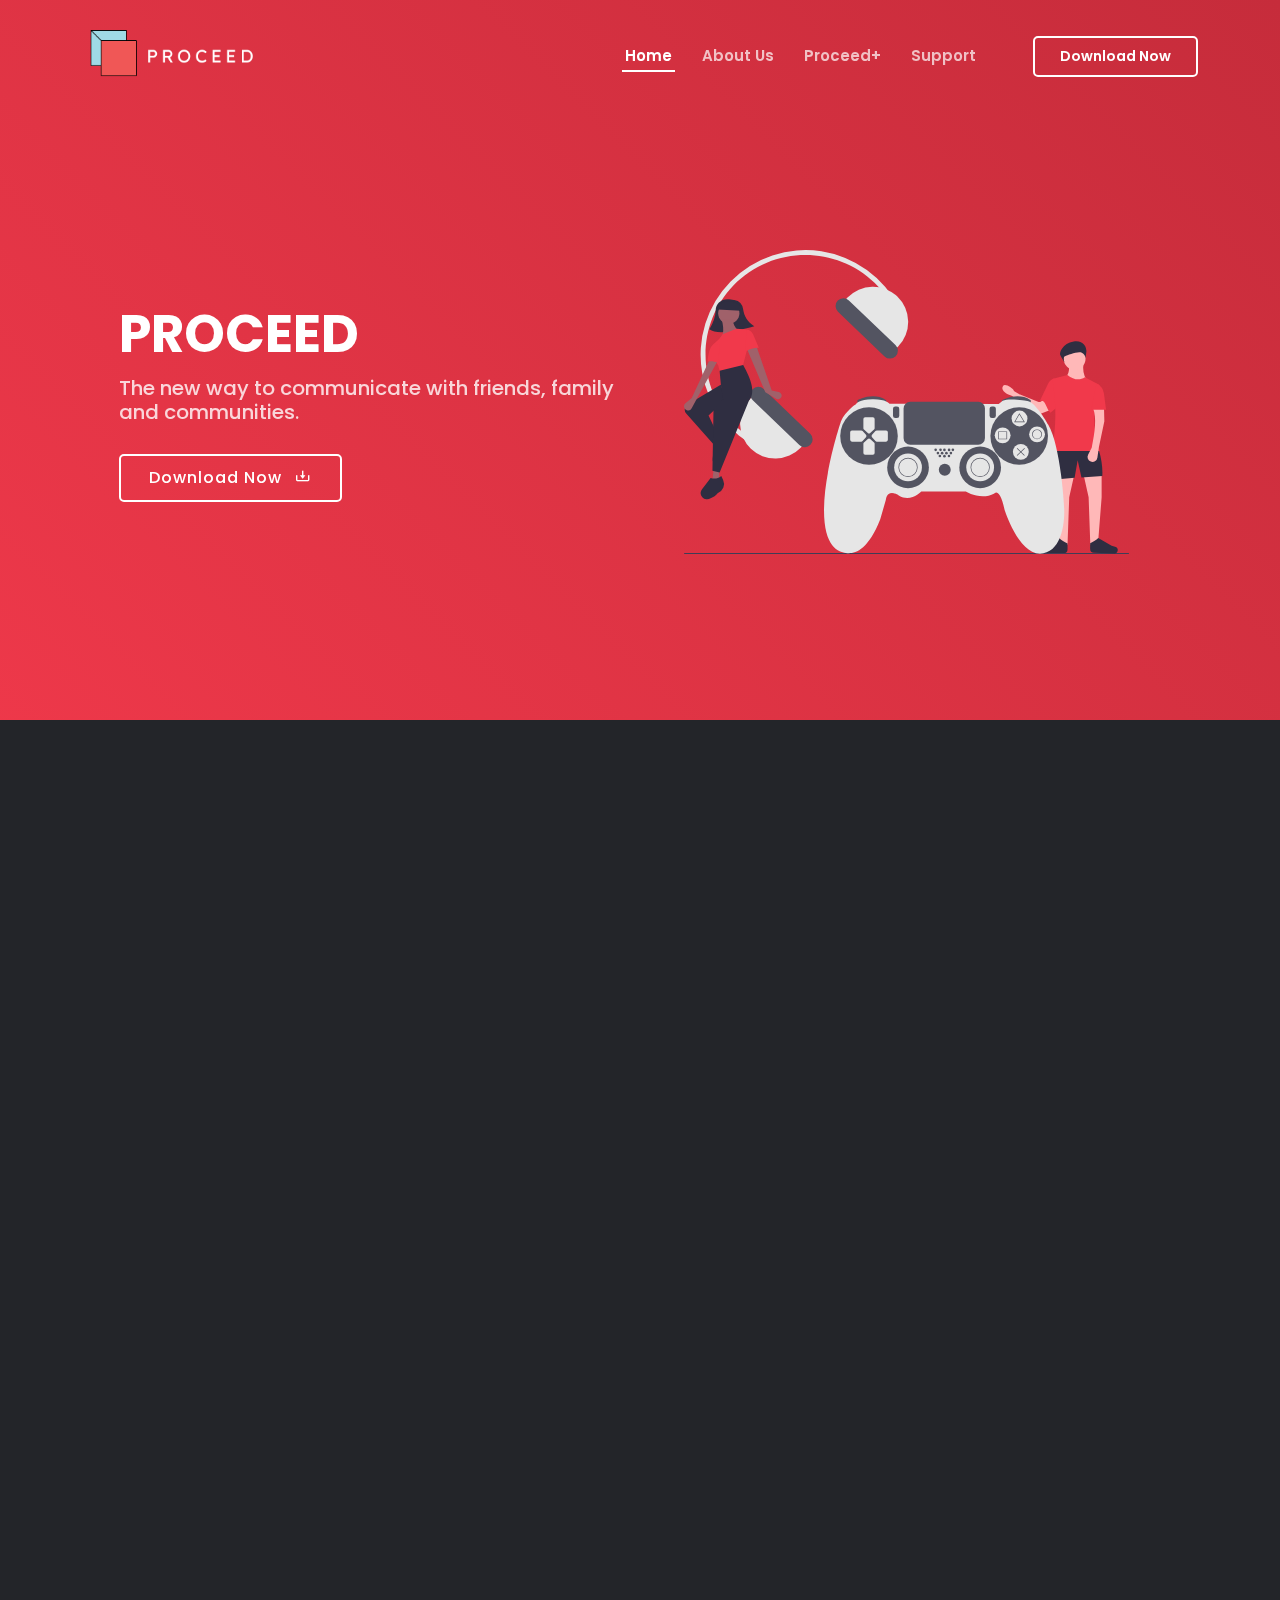
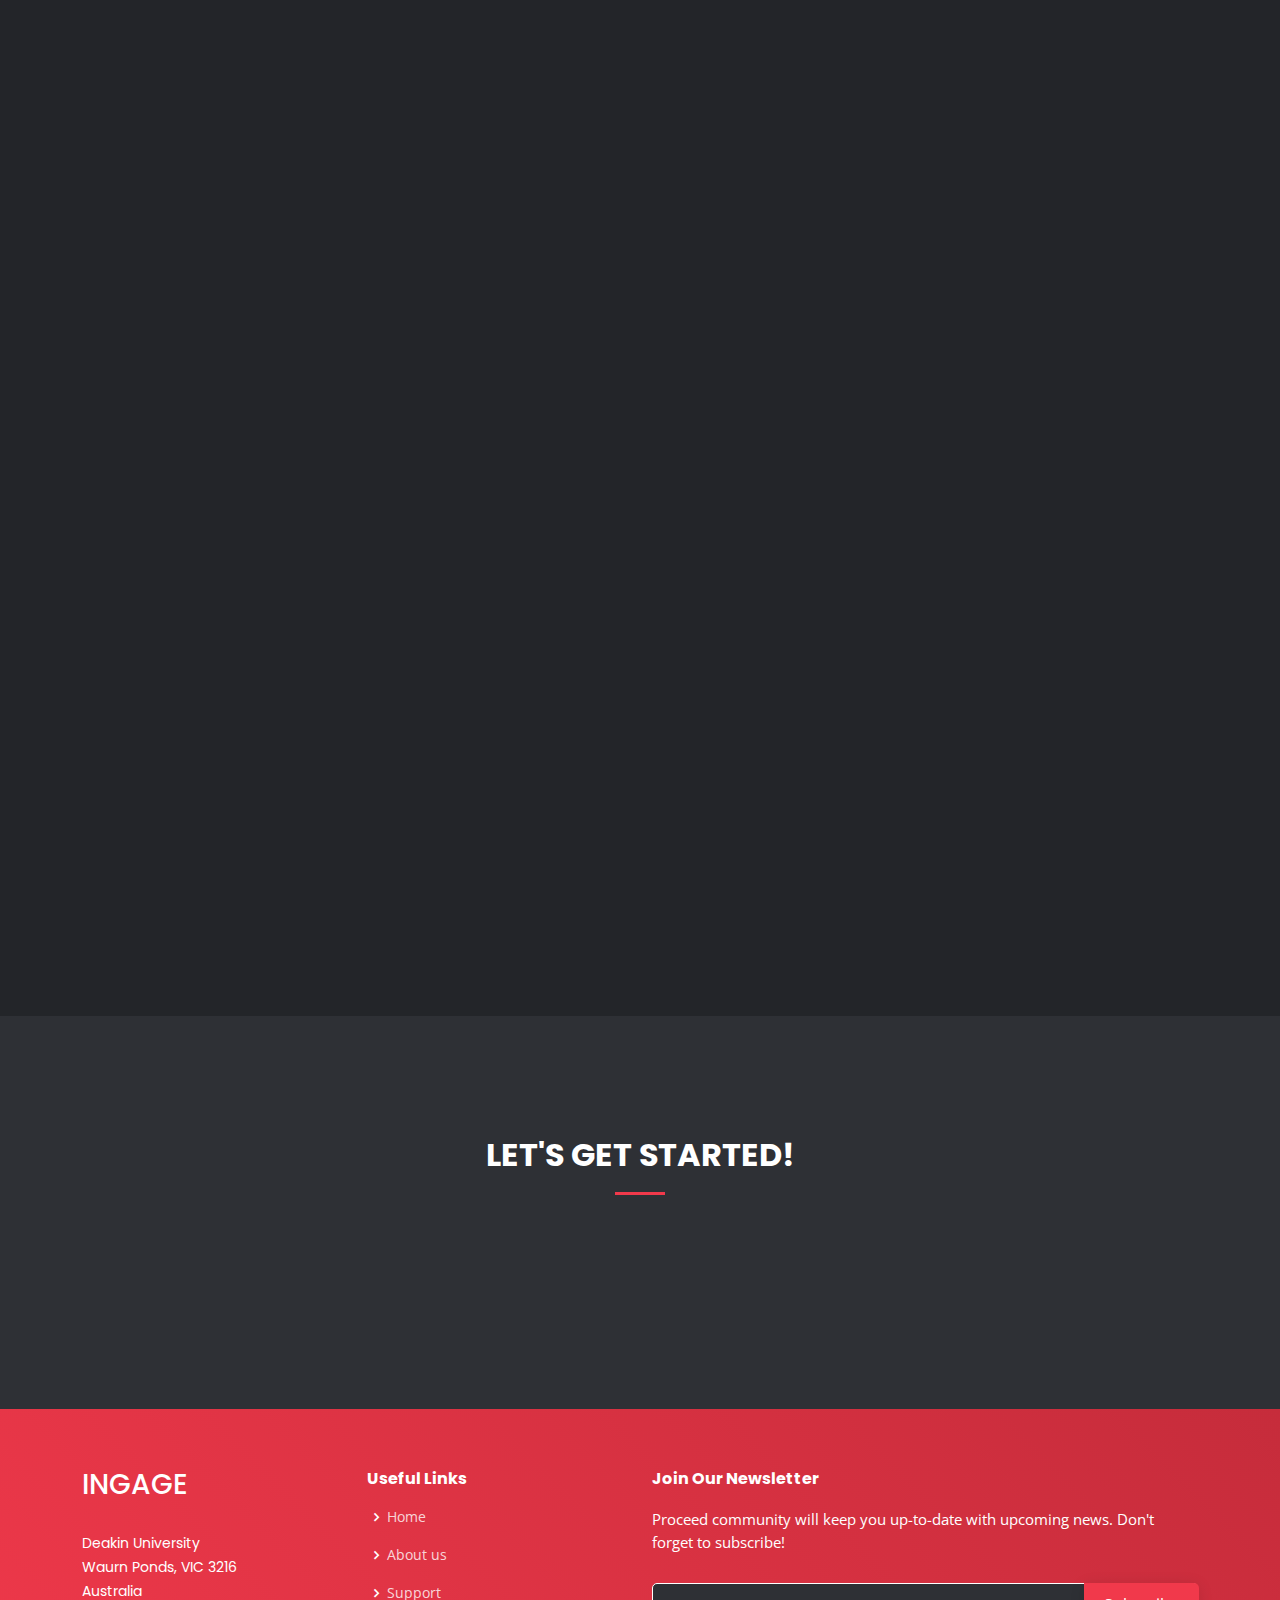
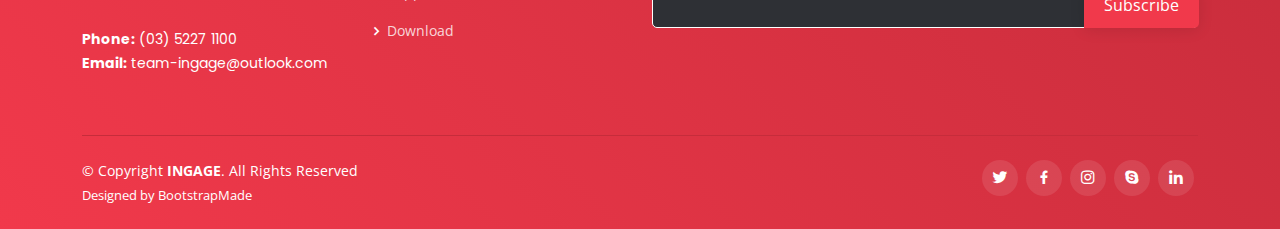
<file: index.html>
<!DOCTYPE html>
<html lang="en">

<head>
  <meta charset="utf-8">
  <meta content="width=device-width, initial-scale=1.0" name="viewport">

  <title>INGAGE</title>
  <meta content="" name="description">
  <meta content="" name="keywords">

  <!-- Favicons -->
  <link href="assets/img/favicon.png" rel="icon">
  <link href="assets/img/apple-touch-icon.png" rel="apple-touch-icon">

  <!-- Google Fonts -->
  <link href="https://fonts.googleapis.com/css?family=Open+Sans:300,300i,400,400i,600,600i,700,700i|Poppins:300,300i,400,400i,500,500i,600,600i,700,700i" rel="stylesheet">

  <!-- Vendor CSS Files -->
  <link href="assets/vendor/aos/aos.css" rel="stylesheet">
  <link href="assets/vendor/bootstrap/css/bootstrap.min.css" rel="stylesheet">
  <link href="assets/vendor/bootstrap-icons/bootstrap-icons.css" rel="stylesheet">
  <link href="assets/vendor/boxicons/css/boxicons.min.css" rel="stylesheet">
  <link href="assets/vendor/glightbox/css/glightbox.min.css" rel="stylesheet">
  <link href="assets/vendor/swiper/swiper-bundle.min.css" rel="stylesheet">

  <!-- Template Main CSS File -->
  <link href="assets/css/style.css" rel="stylesheet">

  <!-- =======================================================
  * Template Name: Techie - v4.7.0
  * Template URL: https://bootstrapmade.com/techie-free-skin-bootstrap-3/
  * Author: BootstrapMade.com
  * License: https://bootstrapmade.com/license/
  ======================================================== -->
</head>

<body>

  <!-- ======= Header ======= -->
  <header id="header" class="fixed-top ">
    <div class="container d-flex align-items-center justify-content-between">
      <!-- Uncomment below if you prefer to use an image logo -->
      <a href="index.html" class="logo"><img src="assets/img/logo.png" alt="" class="img-fluid"></a>

      <nav id="navbar" class="navbar">
        <ul>
          <li><a class="nav-link scrollto active" href="#hero">Home</a></li>
          <li><a class="nav-link scrollto" href="about.html">About Us</a></li>
          <li><a class="nav-link scrollto " href="#pricing">Proceed+</a></li>
          <!--<li class="dropdown"><a href="#"><span>Drop Down</span> <i class="bi bi-chevron-down"></i></a>
            <ul>
              <li><a href="#">Drop Down 1</a></li>
              <li class="dropdown"><a href="#"><span>Deep Drop Down</span> <i class="bi bi-chevron-right"></i></a>
                <ul>
                  <li><a href="#">Deep Drop Down 1</a></li>
                  <li><a href="#">Deep Drop Down 2</a></li>
                  <li><a href="#">Deep Drop Down 3</a></li>
                  <li><a href="#">Deep Drop Down 4</a></li>
                  <li><a href="#">Deep Drop Down 5</a></li>
                </ul>
              </li>
              <li><a href="#">Drop Down 2</a></li>
              <li><a href="#">Drop Down 3</a></li>
              <li><a href="#">Drop Down 4</a></li>
            </ul>
          </li>-->
          <li><a class="nav-link" href="support.html">Support</a></li>
          <li><a class="getstarted" href="download.html">Download Now</a></li>
        </ul>
        <i class="bi bi-list mobile-nav-toggle"></i>
      </nav><!-- .navbar -->

    </div>
  </header><!-- End Header -->

  <!-- ======= Hero Section ======= -->
  <section id="hero" class="d-flex align-items-center">

    <div class="container-fluid" data-aos="fade-up">
      <div class="row justify-content-center">
        <div class="col-xl-5 col-lg-6 pt-3 pt-lg-0 order-2 order-lg-1 d-flex flex-column justify-content-center">
          <h1>PROCEED</h1>
          <h2>The new way to communicate with friends, family and communities.</h2>
          <div><a href="download.html" class="btn-get-started">Download Now    <i class="bx bx-download"></i></a></div>
        </div>
        <div class="col-xl-5 col-lg-6 order-1 order-lg-2 hero-img" data-aos="zoom-in" data-aos-delay="150">
          <img src="assets/img/hero.svg" class="img-fluid animated" alt="">
        </div>
      </div>
    </div>

  </section><!-- End Hero -->

  <main id="main">

    

    <!-- ======= Services Section ======= -->
    <section id="services" class="services section-bg">
      <div class="container" data-aos="fade-up">

        <div class="section-title">
          <h2>Features</h2>
          <!-- <p>Magnam dolores commodi suscipit. Necessitatibus eius consequatur ex aliquid fuga eum quidem. Sit sint consectetur velit. Quisquam quos quisquam cupiditate. Et nemo qui impedit suscipit alias ea. Quia fugiat sit in iste officiis commodi quidem hic quas.</p>-->
        </div>

        <div class="row gy-4">
          <div class="col-lg-4 col-md-6 d-flex align-items-stretch" data-aos="zoom-in" data-aos-delay="100">
            <div class="icon-box iconbox-blue">
              <div class="icon">
                <svg width="100" height="100" viewBox="0 0 600 600" xmlns="http://www.w3.org/2000/svg">
                  <path stroke="none" stroke-width="0" fill="#f5f5f5" d="M300,521.0016835830174C376.1290562159157,517.8887921683347,466.0731472004068,529.7835943286574,510.70327084640275,468.03025145048787C554.3714126377745,407.6079735673963,508.03601936045806,328.9844924480964,491.2728898941984,256.3432110539036C474.5976632858925,184.082847569629,479.9380746630129,96.60480741107993,416.23090153303,58.64404602377083C348.86323505073057,18.502131276798302,261.93793281208167,40.57373210992963,193.5410806939664,78.93577620505333C130.42746243093433,114.334589627462,98.30271207620316,179.96522072025542,76.75703585869454,249.04625023123273C51.97151888228291,328.5150500222984,13.704378332031375,421.85034740162234,66.52175969318436,486.19268352777647C119.04800174914682,550.1803526380478,217.28368757567262,524.383925680826,300,521.0016835830174"></path>
                </svg>
                <i class="bx bx-file"></i>
              </div>
              <h4><a href="">Content Sharing</a></h4>
              <p>Got a funny meme to share? Share it seemlessly with friends and family.</p>
            </div>
          </div>

          <div class="col-lg-4 col-md-6 d-flex align-items-stretch" data-aos="zoom-in" data-aos-delay="200">
            <div class="icon-box iconbox-orange ">
              <div class="icon">
                <svg width="100" height="100" viewBox="0 0 600 600" xmlns="http://www.w3.org/2000/svg">
                  <path stroke="none" stroke-width="0" fill="#f5f5f5" d="M300,582.0697525312426C382.5290701553225,586.8405444964366,449.9789794690241,525.3245884688669,502.5850820975895,461.55621195738473C556.606425686781,396.0723002908107,615.8543463187945,314.28637112970534,586.6730223649479,234.56875336149918C558.9533121215079,158.8439757836574,454.9685369536778,164.00468322053177,381.49747125262974,130.76875717737553C312.15926192815925,99.40240125094834,248.97055460311594,18.661163978235184,179.8680185752513,50.54337015887873C110.5421016452524,82.52863877960104,119.82277516462835,180.83849132639028,109.12597500060166,256.43424936330496C100.08760227029461,320.3096726198365,92.17705696193138,384.0621239912766,124.79988738764834,439.7174275375508C164.83382741302287,508.01625554203684,220.96474134820875,577.5009287672846,300,582.0697525312426"></path>
                </svg>
                <i class="bx bx-trophy"></i>
              </div>
              <h4><a href="">Gaming and Tournaments</a></h4>
              <p>Join the world of gaming with your friends and family, take part in tournaments and win exciting prizes.</p>
            </div>
          </div>

          <div class="col-lg-4 col-md-6 d-flex align-items-stretch" data-aos="zoom-in" data-aos-delay="300">
            <div class="icon-box iconbox-pink">
              <div class="icon">
                <svg width="100" height="100" viewBox="0 0 600 600" xmlns="http://www.w3.org/2000/svg">
                  <path stroke="none" stroke-width="0" fill="#f5f5f5" d="M300,541.5067337569781C382.14930387511276,545.0595476570109,479.8736841581634,548.3450877840088,526.4010558755058,480.5488172755941C571.5218469581645,414.80211281144784,517.5187510058486,332.0715597781072,496.52539010469104,255.14436215662573C477.37192572678356,184.95920475031193,473.57363656557914,105.61284051026155,413.0603344069578,65.22779650032875C343.27470386102294,18.654635553484475,251.2091493199835,5.337323636656869,175.0934190732945,40.62881213300186C97.87086631185822,76.43348514350839,51.98124368387456,156.15599469081315,36.44837278890362,239.84606092416172C21.716077023791087,319.22268207091537,43.775223500013084,401.1760424656574,96.891909868211,461.97329694683043C147.22146801428983,519.5804099606455,223.5754009179313,538.201503339737,300,541.5067337569781"></path>
                </svg>
                <i class="bx bx-phone-call"></i>
              </div>
              <h4><a href="">Chat and Video calling</a></h4>
              <p>Text your friends and family or join them in the video call. Long distance conversations are only a message away.</p>
            </div>
          </div>

          <div class="col-lg-4 col-md-6 d-flex align-items-stretch" data-aos="zoom-in" data-aos-delay="100">
            <div class="icon-box iconbox-yellow">
              <div class="icon">
                <svg width="100" height="100" viewBox="0 0 600 600" xmlns="http://www.w3.org/2000/svg">
                  <path stroke="none" stroke-width="0" fill="#f5f5f5" d="M300,503.46388370962813C374.79870501325706,506.71871716319447,464.8034551963731,527.1746412648533,510.4981551193396,467.86667711651364C555.9287308511215,408.9015244558933,512.6030010748507,327.5744911775523,490.211057578863,256.5855673507754C471.097692560561,195.9906835881958,447.69079081568157,138.11976852964426,395.19560036434837,102.3242989838813C329.3053358748298,57.3949838291264,248.02791733380457,8.279543830951368,175.87071277845988,42.242879143198664C103.41431057327972,76.34704239035025,93.79494320519305,170.9812938413882,81.28167332365135,250.07896920659033C70.17666984294237,320.27484674793965,64.84698225790005,396.69656628748305,111.28512138212992,450.4950937839243C156.20124167950087,502.5303643271138,231.32542653798444,500.4755392045468,300,503.46388370962813"></path>
                </svg>
                <i class="bx bx-movie-play"></i>
              </div>
              <h4><a href="">Online Streaming</a></h4>
              <p>Go live for your friends and family or stream publically and join the largest online streaming community.</p>
            </div>
          </div>

          <div class="col-lg-4 col-md-6 d-flex align-items-stretch" data-aos="zoom-in" data-aos-delay="200">
            <div class="icon-box iconbox-red">
              <div class="icon">
                <svg width="100" height="100" viewBox="0 0 600 600" xmlns="http://www.w3.org/2000/svg">
                  <path stroke="none" stroke-width="0" fill="#f5f5f5" d="M300,532.3542879108572C369.38199826031484,532.3153073249985,429.10787420159085,491.63046689027357,474.5244479745417,439.17860296908856C522.8885846962883,383.3225815378663,569.1668002868075,314.3205725914397,550.7432151929288,242.7694973846089C532.6665558377875,172.5657663291529,456.2379748765914,142.6223662098291,390.3689995646985,112.34683881706744C326.66090330228417,83.06452184765237,258.84405631176094,53.51806209861945,193.32584062364296,78.48882559362697C121.61183558270385,105.82097193414197,62.805066853699245,167.19869350419734,48.57481801355237,242.6138429142374C34.843463184063346,315.3850353017275,76.69343916112496,383.4422959591041,125.22947124332185,439.3748458443577C170.7312796277747,491.8107796887764,230.57421082200815,532.3932930995766,300,532.3542879108572"></path>
                </svg>
                <i class="bx bx-slideshow"></i>
              </div>
              <h4><a href="">Content Discovery</a></h4>
              <p>Learn about the latest trends, games, tournaments and content creators</p>
            </div>
          </div>

          <div class="col-lg-4 col-md-6 d-flex align-items-stretch" data-aos="zoom-in" data-aos-delay="300">
            <div class="icon-box iconbox-teal">
              <div class="icon">
                <svg width="100" height="100" viewBox="0 0 600 600" xmlns="http://www.w3.org/2000/svg">
                  <path stroke="none" stroke-width="0" fill="#f5f5f5" d="M300,566.797414625762C385.7384707136149,576.1784315230908,478.7894351017131,552.8928747891023,531.9192734346935,484.94944893311C584.6109503024035,417.5663521118492,582.489472248146,322.67544863468447,553.9536738515405,242.03673114598146C529.1557734026468,171.96086150256528,465.24506316201064,127.66468636344209,395.9583748389544,100.7403814666027C334.2173773831606,76.7482773500951,269.4350130405921,84.62216499799875,207.1952322260088,107.2889140133804C132.92018162631612,134.33871894543012,41.79353780512637,160.00259165414826,22.644507872594943,236.69541883565114C3.319112789854554,314.0945973066697,72.72355303640163,379.243833228382,124.04198916343866,440.3218312028393C172.9286146004772,498.5055451809895,224.45579914871206,558.5317968840102,300,566.797414625762"></path>
                </svg>
                <i class="bx bx-crown"></i>
              </div>
              <h4><a href="">Host Tournaments</a></h4>
              <p>Want to host your own tournament? Create and host custom tournaments for others.</p>
            </div>
          </div>

        </div>

      </div>
    </section><!-- End Services Section -->

    <!-- ======= Pricing Section ======= -->
    <section id="pricing" class="pricing section-bg">
      <div class="container" data-aos="fade-up">

        <div class="section-title">
          <h2>Pricing</h2>
          <p>Enjoy full experience of Proceed for one low monthly cost. Enjoy height
            quality of video streaming, increased file size limit, free tournaments entry,
            and many more with Proceed+.
          </p>
        </div>

        <div class="row">

          <div class="col-lg-4 col-md-6 mt-4 mt-lg-0" data-aos="fade-up" data-aos-delay="300">
            <div class="box">
              <h3>Proceed</h3>
              <h4>Free forever</h4>
              <ul>
                <li>Content Sharing</li>
                <li>Chat and Video calling</li>
                <li>Join tournaments up to $500</li>
                <li>Host tournaments up to $100</li>
                <li>Custom Emojis and Status</li>
                <li class="na">Profile Customisation</li>
              </ul>
              <div class="btn-wrap">
                <a href="download.html" class="btn-buy">Download Now</a>
              </div>
            </div>
          </div>

          <div class="col-lg-4 col-md-6 mt-4 mt-lg-0" data-aos="fade-up" data-aos-delay="200">
            <div class="box featured">
              <h3>Student</h3>
              <h4><sup>$</sup>7.99<span> / month</span></h4>
              <ul>
                <li>Proceed free features</li>
                <li>Increased file size limits</li>
                <li>High Quality Video Streaming</li>
                <li class="na">Free tournament entry</li>
                <li class="na">Full access to all tournament features</li>
                <li>Profile Personalisation</li>
              </ul>
              <div class="btn-wrap">
                <a href="download.html" class="btn-buy">Subscribe Now</a>
              </div>
            </div>
          </div>

          <div class="col-lg-4 col-md-12 mt-4 mt-lg-0" data-aos="fade-up" data-aos-delay="400">
            <div class="box featured">
              <h3>Proceed+</h3>
              <h4><sup>$</sup>14.99<span> / month</span></h4>
              <ul>
                <li>Proceed free features</li>
                <li>Increased file size limits</li>
                <li>High quality video streaming</li>
                <li>Free tournament entry</li>
                <li>Full access to all tournament features</li>
                <li>Profile Personalisation</li>
              </ul>
              <div class="btn-wrap">
                <a href="download.html" class="btn-buy">Subscribe Now</a>
              </div>
            </div>
          </div>
        </div>

      </div>
    </section><!-- End Pricing Section -->    

    <!-- ======= About Section ======= -->
    <section id="about" class="about">
      <div class="container">

        <div class="section-title">
          <h2>Let's get started!</h2>
        </div>
        <div class="row">
          <div class="col-12 pt-4 pt-lg-0 order-2 order-lg-1 content flex justify-content-center" data-aos="fade-up">
            <a href="download.html" class="read-more">Download PROCEED<i class="bx bx-download"></i></a>
          </div>
        </div>

      </div>
    </section><!-- End About Section -->

  </main><!-- End #main -->

  <!-- ======= Footer ======= -->
  <footer id="footer">

    <div class="footer-top">
      <div class="container">
        <div class="row">

          <div class="col-lg-3 col-md-6 footer-contact">
            <h3>INGAGE</h3>
            <p>
              Deakin University<br>
              Waurn Ponds, VIC 3216<br>
              Australia <br><br>
              <strong>Phone:</strong> (03) 5227 1100<br>
              <strong>Email:</strong> team-ingage@outlook.com<br>
            </p>
          </div>

          <div class="col-lg-3 col-md-6 footer-links">
            <h4>Useful Links</h4>
            <ul>
              <li><i class="bx bx-chevron-right"></i> <a href="index.html">Home</a></li>
              <li><i class="bx bx-chevron-right"></i> <a href="about.html">About us</a></li>
              <li><i class="bx bx-chevron-right"></i> <a href="support.html">Support</a></li>
              <li><i class="bx bx-chevron-right"></i> <a href="download.html">Download</a></li>
            </ul>
          </div>

          <div class="col-lg-6 col-md-12 footer-newsletter">
            <h4>Join Our Newsletter</h4>
            <p>Proceed community will keep you up-to-date with upcoming news. Don't forget to subscribe!</p>
            <form action="" method="">
              <input type="email" name="email"><input type="submit" value="Subscribe">
            </form>
          </div>

        </div>
      </div>
    </div>

    <div class="container">

      <div class="copyright-wrap d-md-flex py-4">
        <div class="me-md-auto text-center text-md-start">
          <div class="copyright">
            &copy; Copyright <strong><span>INGAGE</span></strong>. All Rights Reserved
          </div>
          <div class="credits">
            <!-- All the links in the footer should remain intact. -->
            <!-- You can delete the links only if you purchased the pro version. -->
            <!-- Licensing information: https://bootstrapmade.com/license/ -->
            <!-- Purchase the pro version with working PHP/AJAX contact form: https://bootstrapmade.com/techie-free-skin-bootstrap-3/ -->
            Designed by <a href="https://bootstrapmade.com/">BootstrapMade</a>
          </div>
        </div>
        <div class="social-links text-center text-md-right pt-3 pt-md-0">
          <a href="#" class="twitter"><i class="bx bxl-twitter"></i></a>
          <a href="#" class="facebook"><i class="bx bxl-facebook"></i></a>
          <a href="#" class="instagram"><i class="bx bxl-instagram"></i></a>
          <a href="#" class="google-plus"><i class="bx bxl-skype"></i></a>
          <a href="#" class="linkedin"><i class="bx bxl-linkedin"></i></a>
        </div>
      </div>

    </div>
  </footer><!-- End Footer -->

  <a href="#" class="back-to-top d-flex align-items-center justify-content-center"><i class="bi bi-arrow-up-short"></i></a>
  <div id="preloader"></div>

  <!-- Vendor JS Files -->
  <script src="assets/vendor/purecounter/purecounter.js"></script>
  <script src="assets/vendor/aos/aos.js"></script>
  <script src="assets/vendor/bootstrap/js/bootstrap.bundle.min.js"></script>
  <script src="assets/vendor/glightbox/js/glightbox.min.js"></script>
  <script src="assets/vendor/isotope-layout/isotope.pkgd.min.js"></script>
  <script src="assets/vendor/swiper/swiper-bundle.min.js"></script>
  <script src="assets/vendor/php-email-form/validate.js"></script>

  <!-- Template Main JS File -->
  <script src="assets/js/main.js"></script>

</body>

</html>
</file>
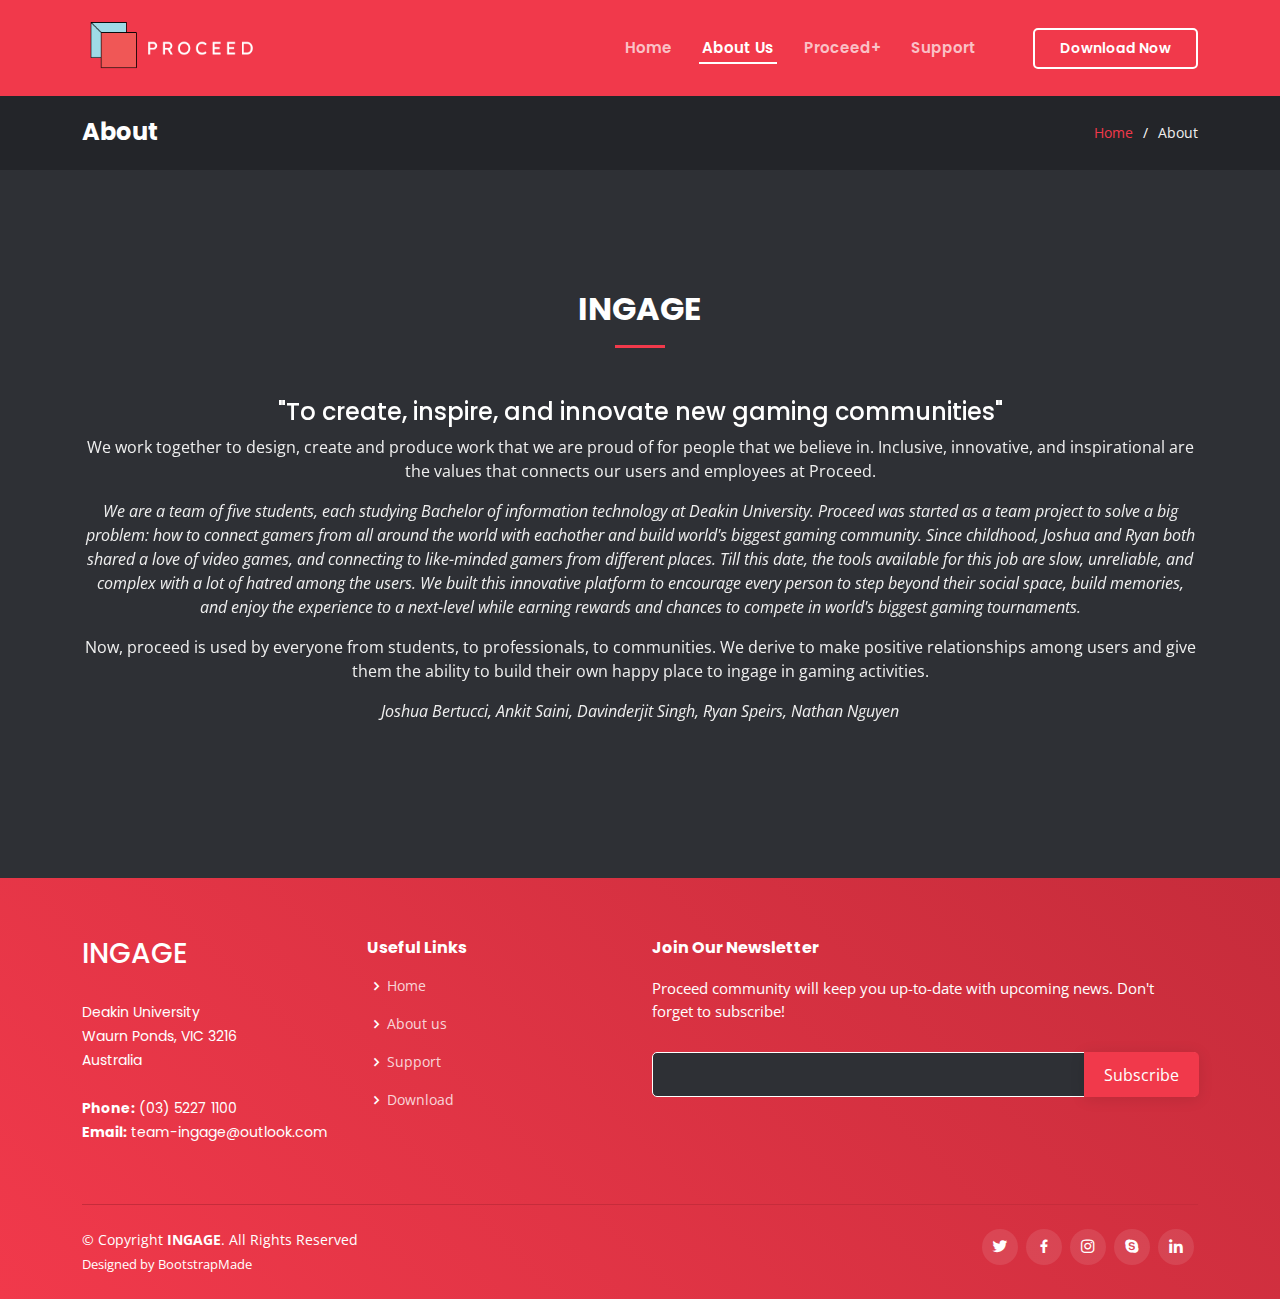
<file: about.html>
<!DOCTYPE html>
<html lang="en">

<head>
  <meta charset="utf-8">
  <meta content="width=device-width, initial-scale=1.0" name="viewport">

  <title>About INGAGE</title>
  <meta content="" name="description">
  <meta content="" name="keywords">

  <!-- Favicons -->
  <link href="assets/img/favicon.png" rel="icon">
  <link href="assets/img/apple-touch-icon.png" rel="apple-touch-icon">

  <!-- Google Fonts -->
  <link href="https://fonts.googleapis.com/css?family=Open+Sans:300,300i,400,400i,600,600i,700,700i|Poppins:300,300i,400,400i,500,500i,600,600i,700,700i" rel="stylesheet">

  <!-- Vendor CSS Files -->
  <link href="assets/vendor/aos/aos.css" rel="stylesheet">
  <link href="assets/vendor/bootstrap/css/bootstrap.min.css" rel="stylesheet">
  <link href="assets/vendor/bootstrap-icons/bootstrap-icons.css" rel="stylesheet">
  <link href="assets/vendor/boxicons/css/boxicons.min.css" rel="stylesheet">
  <link href="assets/vendor/glightbox/css/glightbox.min.css" rel="stylesheet">
  <link href="assets/vendor/swiper/swiper-bundle.min.css" rel="stylesheet">

  <!-- Template Main CSS File -->
  <link href="assets/css/style.css" rel="stylesheet">

  <!-- =======================================================
  * Template Name: Techie - v4.7.0
  * Template URL: https://bootstrapmade.com/techie-free-skin-bootstrap-3/
  * Author: BootstrapMade.com
  * License: https://bootstrapmade.com/license/
  ======================================================== -->
</head>

<body>

  <!-- ======= Header ======= -->
  <header id="header" class="fixed-top header-inner-pages">
    <div class="container d-flex align-items-center justify-content-between">
      <a href="index.html" class="logo"><img src="assets/img/logo.png" alt="" class="img-fluid"></a>

      

      <nav id="navbar" class="navbar">
        <ul>
          <li><a class="nav-link" href="index.html#hero">Home</a></li>
          <li><a class="nav-link active" href="about.html">About Us</a></li>
          <li><a class="nav-link" href="index.html#pricing">Proceed+</a></li>
          <!--<li class="dropdown"><a href="#"><span>Drop Down</span> <i class="bi bi-chevron-down"></i></a>
            <ul>
              <li><a href="#">Drop Down 1</a></li>
              <li class="dropdown"><a href="#"><span>Deep Drop Down</span> <i class="bi bi-chevron-right"></i></a>
                <ul>
                  <li><a href="#">Deep Drop Down 1</a></li>
                  <li><a href="#">Deep Drop Down 2</a></li>
                  <li><a href="#">Deep Drop Down 3</a></li>
                  <li><a href="#">Deep Drop Down 4</a></li>
                  <li><a href="#">Deep Drop Down 5</a></li>
                </ul>
              </li>
              <li><a href="#">Drop Down 2</a></li>
              <li><a href="#">Drop Down 3</a></li>
              <li><a href="#">Drop Down 4</a></li>
            </ul>
          </li>-->
          <li><a class="nav-link" href="support.html">Support</a></li>
          <li><a class="getstarted active" href="download.html">Download Now</a></li>
        </ul>
        <i class="bi bi-list mobile-nav-toggle"></i>
      </nav><!-- .navbar -->

    </div>
  </header><!-- End Header -->

  <main id="main">

    <!-- ======= Breadcrumbs ======= -->
    <section class="breadcrumbs">
      <div class="container">

        <div class="d-flex justify-content-between align-items-center">
          <h2>About</h2>
          <ol>
            <li><a href="index.html">Home</a></li>
            <li>About</li>
          </ol>
        </div>

      </div>
    </section><!-- End Breadcrumbs -->
    
    <!-- ======= About Section ======= -->
    <section id="about" class="about">
      <div class="container">

        <div class="section-title">
          <h2>INGAGE</h2>
        </div>
        <div class="row">
          <div class="col-lg-12 pt-4 pt-lg-0 order-2 order-lg-1 content full" data-aos="fade-right">
            <h4>"To create, inspire, and innovate new gaming communities"</h4>
            <p>
              We work together to design, create and produce work that we are proud of for people
              that we believe in. Inclusive, innovative, and inspirational are the values that connects
              our users and employees at Proceed.
              <p class="fst-italic">We are a team of five students, each studying Bachelor of information
                technology at Deakin University. Proceed was started as a team project to
                solve a big problem: how to connect gamers from all around the world with eachother
                and build world's biggest gaming community. Since childhood, Joshua and Ryan both shared a love
                of video games, and connecting to like-minded gamers from different places. Till this date, the tools
                available for this job are slow, unreliable, and complex with a lot of hatred among the users. 
                We built this innovative platform to encourage every person to step beyond their social space, build memories,
                and enjoy the experience to a next-level while earning rewards and chances to compete 
                in world's biggest gaming tournaments. 
                <p>
                  Now, proceed is used by everyone from students, to professionals, to communities. We derive to
                  make positive relationships among users and give them the ability to build their own happy place to
                  ingage in gaming activities. 
                </p>
              </p>
            </p>
            <p class="fst-italic">Joshua Bertucci, Ankit Saini, Davinderjit Singh, Ryan Speirs, Nathan Nguyen</p>
          </div>
        </div>

      </div>
    </section><!-- End About Section -->
  </main><!-- End #main -->

  <!-- ======= Footer ======= -->
  <footer id="footer">

    <div class="footer-top">
      <div class="container">
        <div class="row">

          <div class="col-lg-3 col-md-6 footer-contact">
            <h3>INGAGE</h3>
            <p>
              Deakin University<br>
              Waurn Ponds, VIC 3216<br>
              Australia <br><br>
              <strong>Phone:</strong> (03) 5227 1100<br>
              <strong>Email:</strong> team-ingage@outlook.com<br>
            </p>
          </div>

          <div class="col-lg-3 col-md-6 footer-links">
            <h4>Useful Links</h4>
            <ul>
              <li><i class="bx bx-chevron-right"></i> <a href="index.html">Home</a></li>
              <li><i class="bx bx-chevron-right"></i> <a href="about.html">About us</a></li>
              <li><i class="bx bx-chevron-right"></i> <a href="support.html">Support</a></li>
              <li><i class="bx bx-chevron-right"></i> <a href="download.html">Download</a></li>
            </ul>
          </div>

          <div class="col-lg-6 col-md-12 footer-newsletter">
            <h4>Join Our Newsletter</h4>
            <p>Proceed community will keep you up-to-date with upcoming news. Don't forget to subscribe!</p>
            <form action="" method="">
              <input type="email" name="email"><input type="submit" value="Subscribe">
            </form>
          </div>

        </div>
      </div>
    </div>

    <div class="container">

      <div class="copyright-wrap d-md-flex py-4">
        <div class="me-md-auto text-center text-md-start">
          <div class="copyright">
            &copy; Copyright <strong><span>INGAGE</span></strong>. All Rights Reserved
          </div>
          <div class="credits">
            <!-- All the links in the footer should remain intact. -->
            <!-- You can delete the links only if you purchased the pro version. -->
            <!-- Licensing information: https://bootstrapmade.com/license/ -->
            <!-- Purchase the pro version with working PHP/AJAX contact form: https://bootstrapmade.com/techie-free-skin-bootstrap-3/ -->
            Designed by <a href="https://bootstrapmade.com/">BootstrapMade</a>
          </div>
        </div>
        <div class="social-links text-center text-md-right pt-3 pt-md-0">
          <a href="#" class="twitter"><i class="bx bxl-twitter"></i></a>
          <a href="#" class="facebook"><i class="bx bxl-facebook"></i></a>
          <a href="#" class="instagram"><i class="bx bxl-instagram"></i></a>
          <a href="#" class="google-plus"><i class="bx bxl-skype"></i></a>
          <a href="#" class="linkedin"><i class="bx bxl-linkedin"></i></a>
        </div>
      </div>

    </div>
  </footer><!-- End Footer -->

  <a href="#" class="back-to-top d-flex align-items-center justify-content-center"><i class="bi bi-arrow-up-short"></i></a>
  <div id="preloader"></div>

  <!-- Vendor JS Files -->
  <script src="assets/vendor/purecounter/purecounter.js"></script>
  <script src="assets/vendor/aos/aos.js"></script>
  <script src="assets/vendor/bootstrap/js/bootstrap.bundle.min.js"></script>
  <script src="assets/vendor/glightbox/js/glightbox.min.js"></script>
  <script src="assets/vendor/isotope-layout/isotope.pkgd.min.js"></script>
  <script src="assets/vendor/swiper/swiper-bundle.min.js"></script>
  <script src="assets/vendor/php-email-form/validate.js"></script>

  <!-- Template Main JS File -->
  <script src="assets/js/main.js"></script>

</body>

</html>
</file>
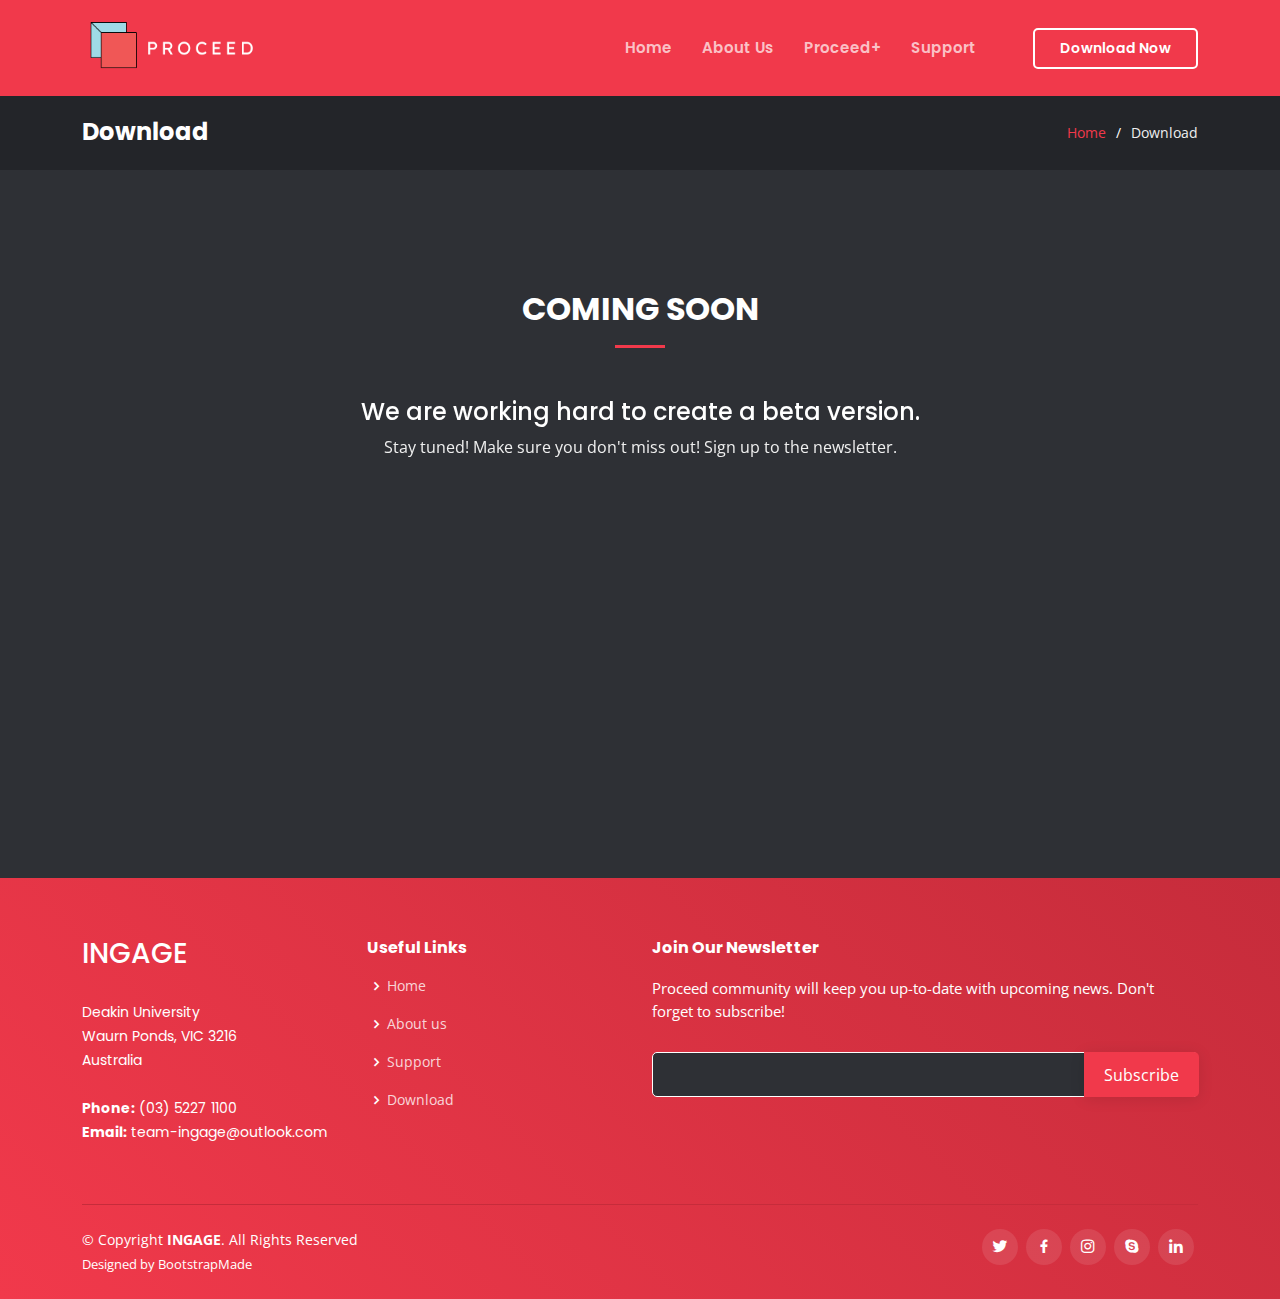
<file: download.html>
<!DOCTYPE html>
<html lang="en">

<head>
  <meta charset="utf-8">
  <meta content="width=device-width, initial-scale=1.0" name="viewport">

  <title>Download PROCEED</title>
  <meta content="" name="description">
  <meta content="" name="keywords">

  <!-- Favicons -->
  <link href="assets/img/favicon.png" rel="icon">
  <link href="assets/img/apple-touch-icon.png" rel="apple-touch-icon">

  <!-- Google Fonts -->
  <link href="https://fonts.googleapis.com/css?family=Open+Sans:300,300i,400,400i,600,600i,700,700i|Poppins:300,300i,400,400i,500,500i,600,600i,700,700i" rel="stylesheet">

  <!-- Vendor CSS Files -->
  <link href="assets/vendor/aos/aos.css" rel="stylesheet">
  <link href="assets/vendor/bootstrap/css/bootstrap.min.css" rel="stylesheet">
  <link href="assets/vendor/bootstrap-icons/bootstrap-icons.css" rel="stylesheet">
  <link href="assets/vendor/boxicons/css/boxicons.min.css" rel="stylesheet">
  <link href="assets/vendor/glightbox/css/glightbox.min.css" rel="stylesheet">
  <link href="assets/vendor/swiper/swiper-bundle.min.css" rel="stylesheet">

  <!-- Template Main CSS File -->
  <link href="assets/css/style.css" rel="stylesheet">

  <!-- =======================================================
  * Template Name: Techie - v4.7.0
  * Template URL: https://bootstrapmade.com/techie-free-skin-bootstrap-3/
  * Author: BootstrapMade.com
  * License: https://bootstrapmade.com/license/
  ======================================================== -->
</head>

<body>

  <!-- ======= Header ======= -->
  <header id="header" class="fixed-top header-inner-pages">
    <div class="container d-flex align-items-center justify-content-between">
      <a href="index.html" class="logo"><img src="assets/img/logo.png" alt="" class="img-fluid"></a>

      

      <nav id="navbar" class="navbar">
        <ul>
          <li><a class="nav-link" href="index.html#hero">Home</a></li>
          <li><a class="nav-link" href="about.html">About Us</a></li>
          <li><a class="nav-link" href="index.html#pricing">Proceed+</a></li>
          <!--<li class="dropdown"><a href="#"><span>Drop Down</span> <i class="bi bi-chevron-down"></i></a>
            <ul>
              <li><a href="#">Drop Down 1</a></li>
              <li class="dropdown"><a href="#"><span>Deep Drop Down</span> <i class="bi bi-chevron-right"></i></a>
                <ul>
                  <li><a href="#">Deep Drop Down 1</a></li>
                  <li><a href="#">Deep Drop Down 2</a></li>
                  <li><a href="#">Deep Drop Down 3</a></li>
                  <li><a href="#">Deep Drop Down 4</a></li>
                  <li><a href="#">Deep Drop Down 5</a></li>
                </ul>
              </li>
              <li><a href="#">Drop Down 2</a></li>
              <li><a href="#">Drop Down 3</a></li>
              <li><a href="#">Drop Down 4</a></li>
            </ul>
          </li>-->
          <li><a class="nav-link" href="support.html">Support</a></li>
          <li><a class="getstarted active" href="">Download Now</a></li>
        </ul>
        <i class="bi bi-list mobile-nav-toggle"></i>
      </nav><!-- .navbar -->

    </div>
  </header><!-- End Header -->

  <main id="main">

    <!-- ======= Breadcrumbs ======= -->
    <section class="breadcrumbs">
      <div class="container">

        <div class="d-flex justify-content-between align-items-center">
          <h2>Download</h2>
          <ol>
            <li><a href="index.html">Home</a></li>
            <li>Download</li>
          </ol>
        </div>

      </div>
    </section><!-- End Breadcrumbs -->
    
    <!-- ======= About Section ======= -->
    <section id="about" class="about">
      <div class="container">

        <div class="section-title">
          <h2>COMING SOON</h2>
        </div>
        <div class="row">
          <div class="col-lg-12 pt-4 pt-lg-0 order-2 order-lg-1 content full" data-aos="fade-right">
            <h4>We are working hard to create a beta version.</h4>
            <p>
              Stay tuned! Make sure you don't miss out! Sign up to the newsletter.
            </p>
          </div>
        </div>

      </div>
    </section><!-- End About Section -->
    
  </main><!-- End #main -->

  <!-- ======= Footer ======= -->
  <footer id="footer">

    <div class="footer-top">
      <div class="container">
        <div class="row">

          <div class="col-lg-3 col-md-6 footer-contact">
            <h3>INGAGE</h3>
            <p>
              Deakin University<br>
              Waurn Ponds, VIC 3216<br>
              Australia <br><br>
              <strong>Phone:</strong> (03) 5227 1100<br>
              <strong>Email:</strong> team-ingage@outlook.com<br>
            </p>
          </div>

          <div class="col-lg-3 col-md-6 footer-links">
            <h4>Useful Links</h4>
            <ul>
              <li><i class="bx bx-chevron-right"></i> <a href="index.html">Home</a></li>
              <li><i class="bx bx-chevron-right"></i> <a href="about.html">About us</a></li>
              <li><i class="bx bx-chevron-right"></i> <a href="support.html">Support</a></li>
              <li><i class="bx bx-chevron-right"></i> <a href="download.html">Download</a></li>
            </ul>
          </div>

          <div class="col-lg-6 col-md-12 footer-newsletter">
            <h4>Join Our Newsletter</h4>
            <p>Proceed community will keep you up-to-date with upcoming news. Don't forget to subscribe!</p>
            <form action="" method="">
              <input type="email" name="email"><input type="submit" value="Subscribe">
            </form>
          </div>

        </div>
      </div>
    </div>

    <div class="container">

      <div class="copyright-wrap d-md-flex py-4">
        <div class="me-md-auto text-center text-md-start">
          <div class="copyright">
            &copy; Copyright <strong><span>INGAGE</span></strong>. All Rights Reserved
          </div>
          <div class="credits">
            <!-- All the links in the footer should remain intact. -->
            <!-- You can delete the links only if you purchased the pro version. -->
            <!-- Licensing information: https://bootstrapmade.com/license/ -->
            <!-- Purchase the pro version with working PHP/AJAX contact form: https://bootstrapmade.com/techie-free-skin-bootstrap-3/ -->
            Designed by <a href="https://bootstrapmade.com/">BootstrapMade</a>
          </div>
        </div>
        <div class="social-links text-center text-md-right pt-3 pt-md-0">
          <a href="#" class="twitter"><i class="bx bxl-twitter"></i></a>
          <a href="#" class="facebook"><i class="bx bxl-facebook"></i></a>
          <a href="#" class="instagram"><i class="bx bxl-instagram"></i></a>
          <a href="#" class="google-plus"><i class="bx bxl-skype"></i></a>
          <a href="#" class="linkedin"><i class="bx bxl-linkedin"></i></a>
        </div>
      </div>

    </div>
  </footer><!-- End Footer -->

  <a href="#" class="back-to-top d-flex align-items-center justify-content-center"><i class="bi bi-arrow-up-short"></i></a>
  <div id="preloader"></div>

  <!-- Vendor JS Files -->
  <script src="assets/vendor/purecounter/purecounter.js"></script>
  <script src="assets/vendor/aos/aos.js"></script>
  <script src="assets/vendor/bootstrap/js/bootstrap.bundle.min.js"></script>
  <script src="assets/vendor/glightbox/js/glightbox.min.js"></script>
  <script src="assets/vendor/isotope-layout/isotope.pkgd.min.js"></script>
  <script src="assets/vendor/swiper/swiper-bundle.min.js"></script>
  <script src="assets/vendor/php-email-form/validate.js"></script>

  <!-- Template Main JS File -->
  <script src="assets/js/main.js"></script>

</body>

</html>
</file>
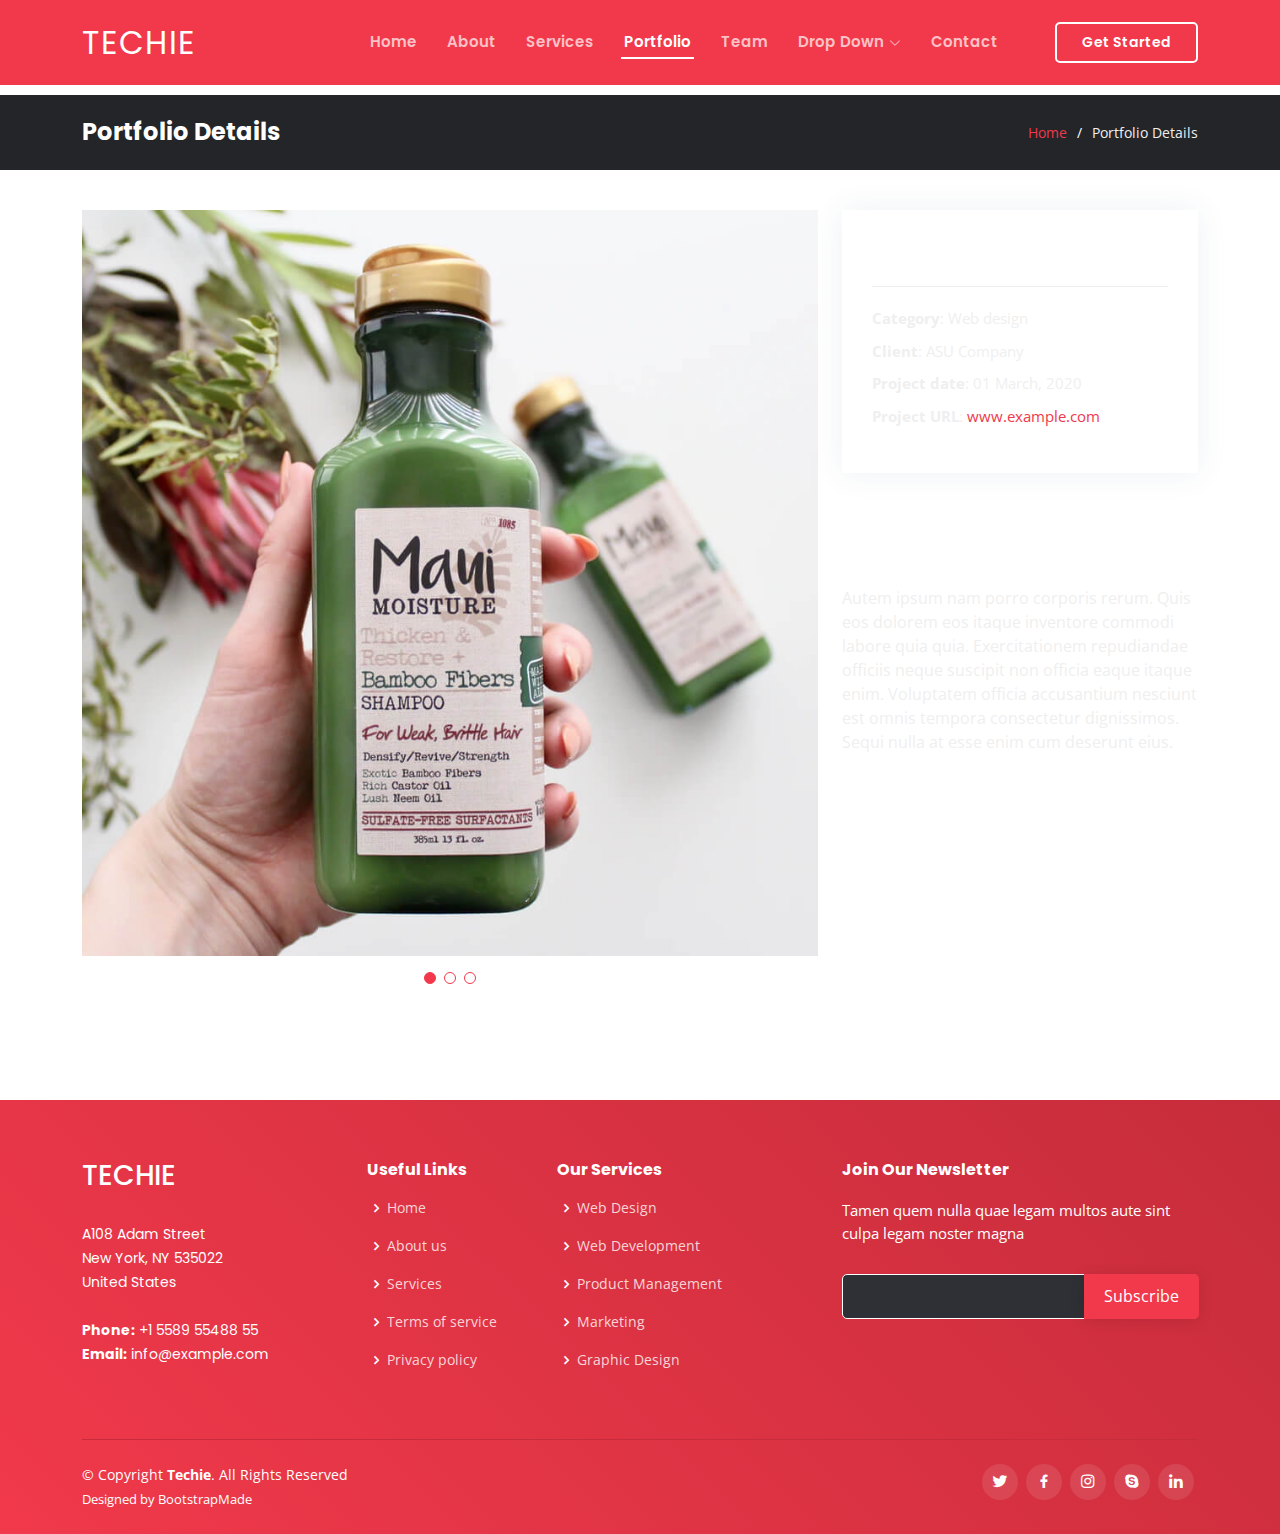
<file: portfolio-details.html>
<!DOCTYPE html>
<html lang="en">

<head>
  <meta charset="utf-8">
  <meta content="width=device-width, initial-scale=1.0" name="viewport">

  <title>Portfolio Details - Techie Bootstrap Template</title>
  <meta content="" name="description">
  <meta content="" name="keywords">

  <!-- Favicons -->
  <link href="assets/img/favicon.png" rel="icon">
  <link href="assets/img/apple-touch-icon.png" rel="apple-touch-icon">

  <!-- Google Fonts -->
  <link href="https://fonts.googleapis.com/css?family=Open+Sans:300,300i,400,400i,600,600i,700,700i|Roboto:300,300i,400,400i,500,500i,600,600i,700,700i|Poppins:300,300i,400,400i,500,500i,600,600i,700,700i" rel="stylesheet">

  <!-- Vendor CSS Files -->
  <link href="assets/vendor/aos/aos.css" rel="stylesheet">
  <link href="assets/vendor/bootstrap/css/bootstrap.min.css" rel="stylesheet">
  <link href="assets/vendor/bootstrap-icons/bootstrap-icons.css" rel="stylesheet">
  <link href="assets/vendor/boxicons/css/boxicons.min.css" rel="stylesheet">
  <link href="assets/vendor/glightbox/css/glightbox.min.css" rel="stylesheet">
  <link href="assets/vendor/swiper/swiper-bundle.min.css" rel="stylesheet">

  <!-- Template Main CSS File -->
  <link href="assets/css/style.css" rel="stylesheet">

  <!-- =======================================================
  * Template Name: Techie - v4.7.0
  * Template URL: https://bootstrapmade.com/techie-free-skin-bootstrap-3/
  * Author: BootstrapMade.com
  * License: https://bootstrapmade.com/license/
  ======================================================== -->
</head>

<body>

  <!-- ======= Header ======= -->
  <header id="header" class="fixed-top header-inner-pages">
    <div class="container d-flex align-items-center justify-content-between">
      <h1 class="logo"><a href="index.html">Techie</a></h1>
      <!-- Uncomment below if you prefer to use an image logo -->
      <!-- <a href="index.html" class="logo"><img src="assets/img/logo.png" alt="" class="img-fluid"></a>-->

      <nav id="navbar" class="navbar">
        <ul>
          <li><a class="nav-link scrollto " href="#hero">Home</a></li>
          <li><a class="nav-link scrollto" href="#about">About</a></li>
          <li><a class="nav-link scrollto" href="#services">Services</a></li>
          <li><a class="nav-link scrollto active" href="#portfolio">Portfolio</a></li>
          <li><a class="nav-link scrollto" href="#team">Team</a></li>
          <li class="dropdown"><a href="#"><span>Drop Down</span> <i class="bi bi-chevron-down"></i></a>
            <ul>
              <li><a href="#">Drop Down 1</a></li>
              <li class="dropdown"><a href="#"><span>Deep Drop Down</span> <i class="bi bi-chevron-right"></i></a>
                <ul>
                  <li><a href="#">Deep Drop Down 1</a></li>
                  <li><a href="#">Deep Drop Down 2</a></li>
                  <li><a href="#">Deep Drop Down 3</a></li>
                  <li><a href="#">Deep Drop Down 4</a></li>
                  <li><a href="#">Deep Drop Down 5</a></li>
                </ul>
              </li>
              <li><a href="#">Drop Down 2</a></li>
              <li><a href="#">Drop Down 3</a></li>
              <li><a href="#">Drop Down 4</a></li>
            </ul>
          </li>
          <li><a class="nav-link scrollto" href="#contact">Contact</a></li>
          <li><a class="getstarted scrollto" href="#about">Get Started</a></li>
        </ul>
        <i class="bi bi-list mobile-nav-toggle"></i>
      </nav><!-- .navbar -->

    </div>
  </header><!-- End Header -->

  <main id="main">

    <!-- ======= Breadcrumbs ======= -->
    <section id="breadcrumbs" class="breadcrumbs">
      <div class="container">

        <div class="d-flex justify-content-between align-items-center">
          <h2>Portfolio Details</h2>
          <ol>
            <li><a href="index.html">Home</a></li>
            <li>Portfolio Details</li>
          </ol>
        </div>

      </div>
    </section><!-- End Breadcrumbs -->

    <!-- ======= Portfolio Details Section ======= -->
    <section id="portfolio-details" class="portfolio-details">
      <div class="container">

        <div class="row gy-4">

          <div class="col-lg-8">
            <div class="portfolio-details-slider swiper">
              <div class="swiper-wrapper align-items-center">

                <div class="swiper-slide">
                  <img src="assets/img/portfolio/portfolio-1.jpg" alt="">
                </div>

                <div class="swiper-slide">
                  <img src="assets/img/portfolio/portfolio-2.jpg" alt="">
                </div>

                <div class="swiper-slide">
                  <img src="assets/img/portfolio/portfolio-3.jpg" alt="">
                </div>

              </div>
              <div class="swiper-pagination"></div>
            </div>
          </div>

          <div class="col-lg-4">
            <div class="portfolio-info">
              <h3>Project information</h3>
              <ul>
                <li><strong>Category</strong>: Web design</li>
                <li><strong>Client</strong>: ASU Company</li>
                <li><strong>Project date</strong>: 01 March, 2020</li>
                <li><strong>Project URL</strong>: <a href="#">www.example.com</a></li>
              </ul>
            </div>
            <div class="portfolio-description">
              <h2>This is an example of portfolio detail</h2>
              <p>
                Autem ipsum nam porro corporis rerum. Quis eos dolorem eos itaque inventore commodi labore quia quia. Exercitationem repudiandae officiis neque suscipit non officia eaque itaque enim. Voluptatem officia accusantium nesciunt est omnis tempora consectetur dignissimos. Sequi nulla at esse enim cum deserunt eius.
              </p>
            </div>
          </div>

        </div>

      </div>
    </section><!-- End Portfolio Details Section -->

  </main><!-- End #main -->

  <!-- ======= Footer ======= -->
  <footer id="footer">

    <div class="footer-top">
      <div class="container">
        <div class="row">

          <div class="col-lg-3 col-md-6 footer-contact">
            <h3>Techie</h3>
            <p>
              A108 Adam Street <br>
              New York, NY 535022<br>
              United States <br><br>
              <strong>Phone:</strong> +1 5589 55488 55<br>
              <strong>Email:</strong> info@example.com<br>
            </p>
          </div>

          <div class="col-lg-2 col-md-6 footer-links">
            <h4>Useful Links</h4>
            <ul>
              <li><i class="bx bx-chevron-right"></i> <a href="#">Home</a></li>
              <li><i class="bx bx-chevron-right"></i> <a href="#">About us</a></li>
              <li><i class="bx bx-chevron-right"></i> <a href="#">Services</a></li>
              <li><i class="bx bx-chevron-right"></i> <a href="#">Terms of service</a></li>
              <li><i class="bx bx-chevron-right"></i> <a href="#">Privacy policy</a></li>
            </ul>
          </div>

          <div class="col-lg-3 col-md-6 footer-links">
            <h4>Our Services</h4>
            <ul>
              <li><i class="bx bx-chevron-right"></i> <a href="#">Web Design</a></li>
              <li><i class="bx bx-chevron-right"></i> <a href="#">Web Development</a></li>
              <li><i class="bx bx-chevron-right"></i> <a href="#">Product Management</a></li>
              <li><i class="bx bx-chevron-right"></i> <a href="#">Marketing</a></li>
              <li><i class="bx bx-chevron-right"></i> <a href="#">Graphic Design</a></li>
            </ul>
          </div>

          <div class="col-lg-4 col-md-6 footer-newsletter">
            <h4>Join Our Newsletter</h4>
            <p>Tamen quem nulla quae legam multos aute sint culpa legam noster magna</p>
            <form action="" method="post">
              <input type="email" name="email"><input type="submit" value="Subscribe">
            </form>
          </div>

        </div>
      </div>
    </div>

    <div class="container">

      <div class="copyright-wrap d-md-flex py-4">
        <div class="me-md-auto text-center text-md-start">
          <div class="copyright">
            &copy; Copyright <strong><span>Techie</span></strong>. All Rights Reserved
          </div>
          <div class="credits">
            <!-- All the links in the footer should remain intact. -->
            <!-- You can delete the links only if you purchased the pro version. -->
            <!-- Licensing information: https://bootstrapmade.com/license/ -->
            <!-- Purchase the pro version with working PHP/AJAX contact form: https://bootstrapmade.com/techie-free-skin-bootstrap-3/ -->
            Designed by <a href="https://bootstrapmade.com/">BootstrapMade</a>
          </div>
        </div>
        <div class="social-links text-center text-md-right pt-3 pt-md-0">
          <a href="#" class="twitter"><i class="bx bxl-twitter"></i></a>
          <a href="#" class="facebook"><i class="bx bxl-facebook"></i></a>
          <a href="#" class="instagram"><i class="bx bxl-instagram"></i></a>
          <a href="#" class="google-plus"><i class="bx bxl-skype"></i></a>
          <a href="#" class="linkedin"><i class="bx bxl-linkedin"></i></a>
        </div>
      </div>

    </div>
  </footer><!-- End Footer -->

  <a href="#" class="back-to-top d-flex align-items-center justify-content-center"><i class="bi bi-arrow-up-short"></i></a>
  <div id="preloader"></div>

  <!-- Vendor JS Files -->
  <script src="assets/vendor/purecounter/purecounter.js"></script>
  <script src="assets/vendor/aos/aos.js"></script>
  <script src="assets/vendor/bootstrap/js/bootstrap.bundle.min.js"></script>
  <script src="assets/vendor/glightbox/js/glightbox.min.js"></script>
  <script src="assets/vendor/isotope-layout/isotope.pkgd.min.js"></script>
  <script src="assets/vendor/swiper/swiper-bundle.min.js"></script>
  <script src="assets/vendor/php-email-form/validate.js"></script>

  <!-- Template Main JS File -->
  <script src="assets/js/main.js"></script>

</body>

</html>
</file>
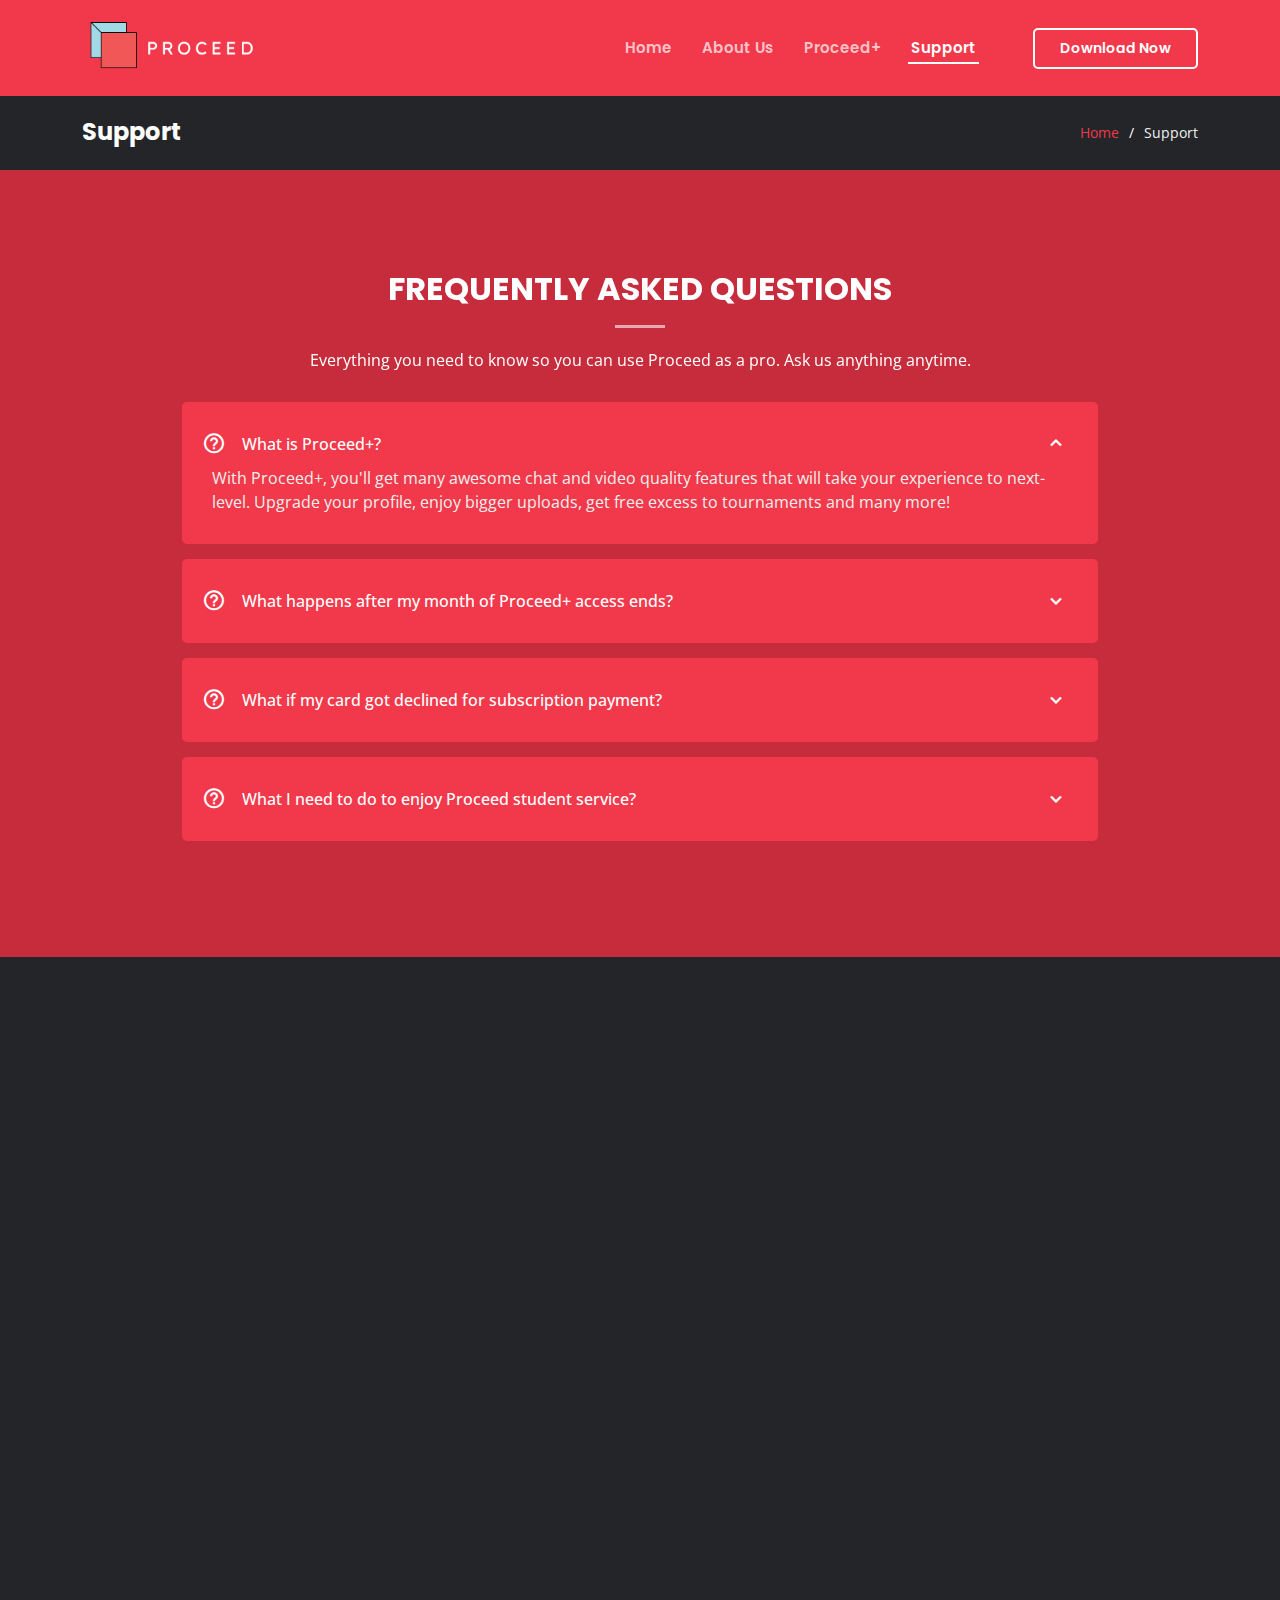
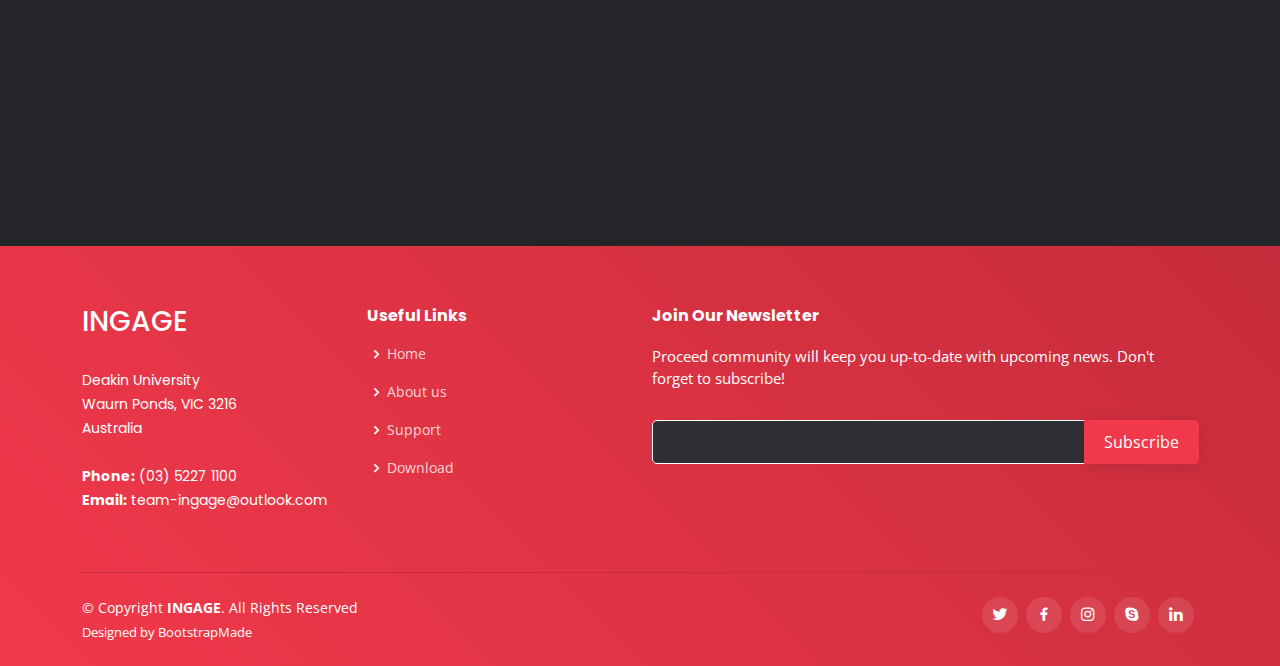
<file: support.html>
<!DOCTYPE html>
<html lang="en">

<head>
  <meta charset="utf-8">
  <meta content="width=device-width, initial-scale=1.0" name="viewport">

  <title>Download PROCEED</title>
  <meta content="" name="description">
  <meta content="" name="keywords">

  <!-- Favicons -->
  <link href="assets/img/favicon.png" rel="icon">
  <link href="assets/img/apple-touch-icon.png" rel="apple-touch-icon">

  <!-- Google Fonts -->
  <link href="https://fonts.googleapis.com/css?family=Open+Sans:300,300i,400,400i,600,600i,700,700i|Poppins:300,300i,400,400i,500,500i,600,600i,700,700i" rel="stylesheet">

  <!-- Vendor CSS Files -->
  <link href="assets/vendor/aos/aos.css" rel="stylesheet">
  <link href="assets/vendor/bootstrap/css/bootstrap.min.css" rel="stylesheet">
  <link href="assets/vendor/bootstrap-icons/bootstrap-icons.css" rel="stylesheet">
  <link href="assets/vendor/boxicons/css/boxicons.min.css" rel="stylesheet">
  <link href="assets/vendor/glightbox/css/glightbox.min.css" rel="stylesheet">
  <link href="assets/vendor/swiper/swiper-bundle.min.css" rel="stylesheet">

  <!-- Template Main CSS File -->
  <link href="assets/css/style.css" rel="stylesheet">

  <!-- =======================================================
  * Template Name: Techie - v4.7.0
  * Template URL: https://bootstrapmade.com/techie-free-skin-bootstrap-3/
  * Author: BootstrapMade.com
  * License: https://bootstrapmade.com/license/
  ======================================================== -->
</head>

<body>

  <!-- ======= Header ======= -->
  <header id="header" class="fixed-top header-inner-pages">
    <div class="container d-flex align-items-center justify-content-between">
      <a href="index.html" class="logo"><img src="assets/img/logo.png" alt="" class="img-fluid"></a>

      

      <nav id="navbar" class="navbar">
        <ul>
          <li><a class="nav-link" href="index.html#hero">Home</a></li>
          <li><a class="nav-link" href="about.html">About Us</a></li>
          <li><a class="nav-link" href="index.html#pricing">Proceed+</a></li>
          <!--<li class="dropdown"><a href="#"><span>Drop Down</span> <i class="bi bi-chevron-down"></i></a>
            <ul>
              <li><a href="#">Drop Down 1</a></li>
              <li class="dropdown"><a href="#"><span>Deep Drop Down</span> <i class="bi bi-chevron-right"></i></a>
                <ul>
                  <li><a href="#">Deep Drop Down 1</a></li>
                  <li><a href="#">Deep Drop Down 2</a></li>
                  <li><a href="#">Deep Drop Down 3</a></li>
                  <li><a href="#">Deep Drop Down 4</a></li>
                  <li><a href="#">Deep Drop Down 5</a></li>
                </ul>
              </li>
              <li><a href="#">Drop Down 2</a></li>
              <li><a href="#">Drop Down 3</a></li>
              <li><a href="#">Drop Down 4</a></li>
            </ul>
          </li>-->
          <li><a class="nav-link active" href="">Support</a></li>
          <li><a class="getstarted active" href="download.html">Download Now</a></li>
        </ul>
        <i class="bi bi-list mobile-nav-toggle"></i>
      </nav><!-- .navbar -->

    </div>
  </header><!-- End Header -->

  <main id="main">

    <!-- ======= Breadcrumbs ======= -->
    <section class="breadcrumbs">
      <div class="container">

        <div class="d-flex justify-content-between align-items-center">
          <h2>Support</h2>
          <ol>
            <li><a href="index.html">Home</a></li>
            <li>Support</li>
          </ol>
        </div>

      </div>
    </section><!-- End Breadcrumbs -->
    
    <!-- ======= Frequently Asked Questions Section ======= -->
    <section id="faq" class="faq">
      <div class="container" data-aos="fade-up">

        <div class="section-title">
          <h2>Frequently Asked Questions</h2>
          <p>Everything you need to know so you can use Proceed as a pro. Ask us anything anytime.</p>
        </div>

        <div class="faq-list">
          <ul>
            <li data-aos="fade-up" data-aos="fade-up" data-aos-delay="100">
              <i class="bx bx-help-circle icon-help"></i> <a data-bs-toggle="collapse" class="collapse" data-bs-target="#faq-list-1">What is Proceed+? <i class="bx bx-chevron-down icon-show"></i><i class="bx bx-chevron-up icon-close"></i></a>
              <div id="faq-list-1" class="collapse show" data-bs-parent=".faq-list">
                <p>
                  With Proceed+, you'll get many awesome chat and video quality features that will take your
                  experience to next-level. Upgrade your profile, enjoy bigger uploads, get free excess to tournaments
                  and many more! </br>
                </p>
              </div>
            </li>

            <li data-aos="fade-up" data-aos-delay="200">
              <i class="bx bx-help-circle icon-help"></i> <a data-bs-toggle="collapse" data-bs-target="#faq-list-2" class="collapsed">What happens after my month of Proceed+ access ends? <i class="bx bx-chevron-down icon-show"></i><i class="bx bx-chevron-up icon-close"></i></a>
              <div id="faq-list-2" class="collapse" data-bs-parent=".faq-list">
                <p>
                  After one month period, you'll automatically be charged the standard monthly
                  rate for a Proceed+ subscription in your market, unless you cancel your subsciption. Cancel anytime.
                  Learn more about canceling your subscription <a href="https://jbertucci-deakin.github.io/ingage/#services">here!</a>
                </p>
              </div>
            </li>

            <li data-aos="fade-up" data-aos-delay="300">
              <i class="bx bx-help-circle icon-help"></i> <a data-bs-toggle="collapse" data-bs-target="#faq-list-3" class="collapsed">What if my card got declined for subscription payment? <i class="bx bx-chevron-down icon-show"></i><i class="bx bx-chevron-up icon-close"></i></a>
              <div id="faq-list-3" class="collapse" data-bs-parent=".faq-list">
                <p>
                  After one month period, if your card payment for Proceed+ subscription gets declined,
                  you'll be able to continue enjoying Proceed free features as a free service.
                </p>
              </div>
            </li>

            <!--
            <li data-aos="fade-up" data-aos-delay="400">
              <i class="bx bx-help-circle icon-help"></i> <a data-bs-toggle="collapse" data-bs-target="#faq-list-4" class="collapsed">Tempus quam pellentesque nec nam aliquam sem et tortor consequat? <i class="bx bx-chevron-down icon-show"></i><i class="bx bx-chevron-up icon-close"></i></a>
              <div id="faq-list-4" class="collapse" data-bs-parent=".faq-list">
                <p>
                  Molestie a iaculis at erat pellentesque adipiscing commodo. Dignissim suspendisse in est ante in. Nunc vel risus commodo viverra maecenas accumsan. Sit amet nisl suscipit adipiscing bibendum est. Purus gravida quis blandit turpis cursus in.
                </p>
              </div>
            </li>
          -->

            <li data-aos="fade-up" data-aos-delay="500">
              <i class="bx bx-help-circle icon-help"></i> <a data-bs-toggle="collapse" data-bs-target="#faq-list-5" class="collapsed">What I need to do to enjoy Proceed student service? <i class="bx bx-chevron-down icon-show"></i><i class="bx bx-chevron-up icon-close"></i></a>
              <div id="faq-list-5" class="collapse" data-bs-parent=".faq-list">
                <p>
                  To get full Proceed student service, you'll need to log-into proceed with your student
                  email address. After linking your student ID with proceed, you'll be able to 
                  buy Proceed student service and enjoy the experience. 
                </p>
              </div>
            </li>

          </ul>
        </div>

      </div>
    </section><!-- End Frequently Asked Questions Section -->

    <!-- ======= Contact Section ======= -->
    <section id="contact" class="contact section-bg">
      <div class="container" data-aos="fade-up">

        <div class="section-title">
          <h2>Contact Us</h2>
          <!--<p>Magnam dolores commodi suscipit. Necessitatibus eius consequatur ex aliquid fuga eum quidem. Sit sint consectetur velit. Quisquam quos quisquam cupiditate. Et nemo qui impedit suscipit alias ea. Quia fugiat sit in iste officiis commodi quidem hic quas.</p>-->
        </div>

        <div class="row">
          <div class="col-lg-6">
            <div class="info-box mb-4">
              <i class="bx bx-map"></i>
              <h3>Our Address</h3>
              <p>75 Pigdons Rd, Waurn Ponds VIC 3216</p>
            </div>
          </div>

          <div class="col-lg-3 col-md-6">
            <div class="info-box  mb-4">
              <i class="bx bx-envelope"></i>
              <h3>Email Us</h3>
              <p>team-ingage@outlook.com</p>
            </div>
          </div>

          <div class="col-lg-3 col-md-6">
            <div class="info-box  mb-4">
              <i class="bx bx-phone-call"></i>
              <h3>Call Us</h3>
              <p>(03) 5227 1100</p>
            </div>
          </div>

        </div>

        <div class="row">

          <div class="col-lg-6 ">
            <iframe class="map mb-4 mb-lg-0" src="https://www.google.com/maps/embed?pb=!1m18!1m12!1m3!1d1567.7557423419535!2d144.29784585847403!3d-38.19802018703096!2m3!1f0!2f0!3f0!3m2!1i1024!2i768!4f13.1!3m3!1m2!1s0x6ad413298609d90f%3A0xc0f7d39b2ebe86b2!2sDeakin%20University!5e0!3m2!1sen!2sau!4v1654216477782!5m2!1sen!2sau" frameborder="0" style="border:0; width: 100%; height: 384px;" allowfullscreen></iframe>
          </div>

          <div class="col-lg-6">
            <form action="" method="post" role="form" class="php-email-form">
              <div class="row">
                <div class="col-md-6 form-group">
                  <input type="text" name="name" class="form-control" id="name" placeholder="Your Name" required>
                </div>
                <div class="col-md-6 form-group mt-3 mt-md-0">
                  <input type="email" class="form-control" name="email" id="email" placeholder="Your Email" required>
                </div>
              </div>
              <div class="form-group mt-3">
                <input type="text" class="form-control" name="subject" id="subject" placeholder="Subject" required>
              </div>
              <div class="form-group mt-3">
                <textarea class="form-control" name="message" rows="5" placeholder="Message" required></textarea>
              </div>
              <div class="my-3">
                <div class="loading">Loading</div>
                <div class="error-message"></div>
                <div class="sent-message">Your message has been sent. Thank you!</div>
              </div>
              <div class="text-center"><button type="submit">Send Message</button></div>
            </form>
          </div>

        </div>

      </div>
    </section><!-- End Contact Section -->
  </main><!-- End #main -->

  <!-- ======= Footer ======= -->
  <footer id="footer">

    <div class="footer-top">
      <div class="container">
        <div class="row">

          <div class="col-lg-3 col-md-6 footer-contact">
            <h3>INGAGE</h3>
            <p>
              Deakin University<br>
              Waurn Ponds, VIC 3216<br>
              Australia <br><br>
              <strong>Phone:</strong> (03) 5227 1100<br>
              <strong>Email:</strong> team-ingage@outlook.com<br>
            </p>
          </div>

          <div class="col-lg-3 col-md-6 footer-links">
            <h4>Useful Links</h4>
            <ul>
              <li><i class="bx bx-chevron-right"></i> <a href="index.html">Home</a></li>
              <li><i class="bx bx-chevron-right"></i> <a href="about.html">About us</a></li>
              <li><i class="bx bx-chevron-right"></i> <a href="support.html">Support</a></li>
              <li><i class="bx bx-chevron-right"></i> <a href="download.html">Download</a></li>
            </ul>
          </div>

          <div class="col-lg-6 col-md-12 footer-newsletter">
            <h4>Join Our Newsletter</h4>
            <p>Proceed community will keep you up-to-date with upcoming news. Don't forget to subscribe!</p>
            <form action="" method="">
              <input type="email" name="email"><input type="submit" value="Subscribe">
            </form>
          </div>

        </div>
      </div>
    </div>

    <div class="container">

      <div class="copyright-wrap d-md-flex py-4">
        <div class="me-md-auto text-center text-md-start">
          <div class="copyright">
            &copy; Copyright <strong><span>INGAGE</span></strong>. All Rights Reserved
          </div>
          <div class="credits">
            <!-- All the links in the footer should remain intact. -->
            <!-- You can delete the links only if you purchased the pro version. -->
            <!-- Licensing information: https://bootstrapmade.com/license/ -->
            <!-- Purchase the pro version with working PHP/AJAX contact form: https://bootstrapmade.com/techie-free-skin-bootstrap-3/ -->
            Designed by <a href="https://bootstrapmade.com/">BootstrapMade</a>
          </div>
        </div>
        <div class="social-links text-center text-md-right pt-3 pt-md-0">
          <a href="#" class="twitter"><i class="bx bxl-twitter"></i></a>
          <a href="#" class="facebook"><i class="bx bxl-facebook"></i></a>
          <a href="#" class="instagram"><i class="bx bxl-instagram"></i></a>
          <a href="#" class="google-plus"><i class="bx bxl-skype"></i></a>
          <a href="#" class="linkedin"><i class="bx bxl-linkedin"></i></a>
        </div>
      </div>

    </div>
  </footer><!-- End Footer -->

  <a href="#" class="back-to-top d-flex align-items-center justify-content-center"><i class="bi bi-arrow-up-short"></i></a>
  <div id="preloader"></div>

  <!-- Vendor JS Files -->
  <script src="assets/vendor/purecounter/purecounter.js"></script>
  <script src="assets/vendor/aos/aos.js"></script>
  <script src="assets/vendor/bootstrap/js/bootstrap.bundle.min.js"></script>
  <script src="assets/vendor/glightbox/js/glightbox.min.js"></script>
  <script src="assets/vendor/isotope-layout/isotope.pkgd.min.js"></script>
  <script src="assets/vendor/swiper/swiper-bundle.min.js"></script>
  <script src="assets/vendor/php-email-form/validate.js"></script>

  <!-- Template Main JS File -->
  <script src="assets/js/main.js"></script>

</body>

</html>
</file>
<file: assets/css/style.css>
/**
* Template Name: Techie - v4.7.0
* Template URL: https://bootstrapmade.com/techie-free-skin-bootstrap-3/
* Author: BootstrapMade.com
* License: https://bootstrapmade.com/license/
*/

/*--------------------------------------------------------------
# General
--------------------------------------------------------------*/
body {
  font-family: "Open Sans", sans-serif;
  color: #efefef;
}

a {
  color: #F1394B;
  text-decoration: none;
}

a:hover {
  color: C62C3B;
  text-decoration: none;
}

h1, h2, h3, h4, h5, h6 {
  font-family: "Poppins", sans-serif;
  color: #fff;
}

input, textarea {
  background-color: #2E3035;
  color: #fff;
}

/*--------------------------------------------------------------
# Back to top button
--------------------------------------------------------------*/
.back-to-top {
  position: fixed;
  visibility: hidden;
  opacity: 0;
  right: 15px;
  bottom: 15px;
  z-index: 996;
  background: #F1394B;
  width: 40px;
  height: 40px;
  border-radius: 4px;
  transition: all 0.4s;
}
.back-to-top i {
  font-size: 28px;
  color: #fff;
  line-height: 0;
}
.back-to-top:hover {
  background: #F1394B;
  color: #fff;
}
.back-to-top.active {
  visibility: visible;
  opacity: 1;
}

/*--------------------------------------------------------------
# Preloader
--------------------------------------------------------------*/
#preloader {
  position: fixed;
  top: 0;
  left: 0;
  right: 0;
  bottom: 0;
  z-index: 9999;
  overflow: hidden;
  background: #2E3035;
}

#preloader:before {
  content: "";
  position: fixed;
  top: calc(50% - 30px);
  left: calc(50% - 30px);
  border: 6px solid #F1394B;
  border-top-color: #232529;
  border-radius: 50%;
  width: 60px;
  height: 60px;
  -webkit-animation: animate-preloader 1s linear infinite;
  animation: animate-preloader 1s linear infinite;
}

@-webkit-keyframes animate-preloader {
  0% {
    transform: rotate(0deg);
  }
  100% {
    transform: rotate(360deg);
  }
}

@keyframes animate-preloader {
  0% {
    transform: rotate(0deg);
  }
  100% {
    transform: rotate(360deg);
  }
}
/*--------------------------------------------------------------
# Disable aos animation delay on mobile devices
--------------------------------------------------------------*/
@media screen and (max-width: 768px) {
  [data-aos-delay] {
    transition-delay: 0 !important;
  }
}
/*--------------------------------------------------------------
# Header
--------------------------------------------------------------*/
#header {
  transition: all 0.5s;
  z-index: 997;
  padding: 20px 0;
}
#header.header-scrolled, #header.header-inner-pages {
  background: #F1394B;
  padding: 12px 0;
}
#header .logo {
  font-size: 32px;
  margin: 0;
  padding: 0;
  line-height: 1;
  font-weight: 400;
  letter-spacing: 2px;
  text-transform: uppercase;
}
#header .logo a {
  color: #fff;
}
#header .logo img {
  max-height: 72px;
}

/*--------------------------------------------------------------
# Navigation Menu
--------------------------------------------------------------*/
/**
* Desktop Navigation 
*/
.navbar {
  padding: 0;
}
.navbar ul {
  margin: 0;
  padding: 0;
  display: flex;
  list-style: none;
  align-items: center;
}
.navbar li {
  position: relative;
}
.navbar > ul > li {
  padding: 10px 0 10px 24px;
}
.navbar a, .navbar a:focus {
  display: flex;
  align-items: center;
  justify-content: space-between;
  padding: 0 3px;
  font-family: "Poppins", sans-serif;
  font-size: 15px;
  font-weight: 600;
  color: rgba(255, 255, 255, 0.7);
  white-space: nowrap;
  transition: 0.3s;
  position: relative;
}
.navbar a i, .navbar a:focus i {
  font-size: 12px;
  line-height: 0;
  margin-left: 5px;
}
.navbar > ul > li > a:before {
  content: "";
  position: absolute;
  width: 100%;
  height: 2px;
  bottom: -5px;
  left: 0;
  background-color: #fff;
  visibility: hidden;
  width: 0px;
  transition: all 0.3s ease-in-out 0s;
}
.navbar a:hover:before, .navbar li:hover > a:before, .navbar .active:before {
  visibility: visible;
  width: 100%;
}
.navbar a:hover, .navbar .active, .navbar .active:focus, .navbar li:hover > a {
  color: #fff;
}
.navbar .getstarted, .navbar .getstarted:focus {
  padding: 8px 25px;
  margin-left: 30px;
  border-radius: 5px;
  color: #fff;
  transition: 0.3s;
  font-size: 14px;
  font-weight: 600;
  border: 2px solid #fff;
}
.navbar .getstarted:hover, .navbar .getstarted:focus:hover {
  color: #F1394B;
  background-color: #fff;
}
.navbar .getstarted:before, .navbar li:hover > .getstarted:before {
  visibility: hidden;
}
.navbar .dropdown ul {
  display: block;
  position: absolute;
  left: 24px;
  top: calc(100% + 30px);
  margin: 0;
  padding: 10px 0;
  z-index: 99;
  opacity: 0;
  visibility: hidden;
  background: #2E3035;
  box-shadow: 0px 0px 30px rgba(127, 137, 161, 0.25);
  transition: 0.3s;
}
.navbar .dropdown ul li {
  min-width: 200px;
}
.navbar .dropdown ul a {
  padding: 10px 20px;
  font-size: 14px;
  color: #F1394B;
}
.navbar .dropdown ul a i {
  font-size: 12px;
}
.navbar .dropdown ul a:hover, .navbar .dropdown ul .active:hover, .navbar .dropdown ul li:hover > a {
  color: #F1394B;
}
.navbar .dropdown:hover > ul {
  opacity: 1;
  top: 100%;
  visibility: visible;
}
.navbar .dropdown .dropdown ul {
  top: 0;
  left: calc(100% - 30px);
  visibility: hidden;
}
.navbar .dropdown .dropdown:hover > ul {
  opacity: 1;
  top: 0;
  left: 100%;
  visibility: visible;
}
@media (max-width: 1366px) {
  .navbar .dropdown .dropdown ul {
    left: -90%;
  }
  .navbar .dropdown .dropdown:hover > ul {
    left: -100%;
  }
}

/**
* Mobile Navigation 
*/
.mobile-nav-toggle {
  color: #fff;
  font-size: 28px;
  cursor: pointer;
  display: none;
  line-height: 0;
  transition: 0.5s;
}

@media (max-width: 991px) {
  .mobile-nav-toggle {
    display: block;
  }

  .navbar ul {
    display: none;
  }
}
.navbar-mobile {
  position: fixed;
  overflow: hidden;
  top: 0;
  right: 0;
  left: 0;
  bottom: 0;
  background: #2E3035;
  transition: 0.3s;
  z-index: 999;
}
.navbar-mobile .mobile-nav-toggle {
  position: absolute;
  top: 15px;
  right: 15px;
}
.navbar-mobile ul {
  display: block;
  position: absolute;
  top: 55px;
  right: 15px;
  bottom: 15px;
  left: 15px;
  padding: 10px 0;
  background-color: #232529;
  overflow-y: auto;
  transition: 0.3s;
}
.navbar-mobile > ul > li {
  padding: 0;
  margin: auto;
}
.navbar-mobile a, .navbar-mobile a:focus {
  padding: 10px 20px;
  font-size: 15px;
  color: #F1394B;
}
.navbar-mobile a:hover:before, .navbar-mobile li:hover > a:before, .navbar-mobile .active:before {
  visibility: hidden;
}
.navbar-mobile a:hover, .navbar-mobile .active, .navbar-mobile li:hover > a {
  color: #F1394B;
}
.navbar-mobile .getstarted, .navbar-mobile .getstarted:focus {
  margin: 15px;
}
.navbar-mobile .dropdown ul {
  position: static;
  display: none;
  margin: 10px 20px;
  padding: 10px 0;
  z-index: 99;
  opacity: 1;
  visibility: visible;
  background: #2E3035;
  box-shadow: 0px 0px 30px rgba(127, 137, 161, 0.25);
}
.navbar-mobile .dropdown ul li {
  min-width: 200px;
}
.navbar-mobile .dropdown ul a {
  padding: 10px 20px;
}
.navbar-mobile .dropdown ul a i {
  font-size: 12px;
}
.navbar-mobile .dropdown ul a:hover, .navbar-mobile .dropdown ul .active:hover, .navbar-mobile .dropdown ul li:hover > a {
  color: #F1394B;
}
.navbar-mobile .dropdown > .dropdown-active {
  display: block;
}

/*--------------------------------------------------------------
# Hero Section
--------------------------------------------------------------*/
#hero {
  width: 100%;
  height: 80vh;
  background: linear-gradient(45deg, #F1394B 0%, #C62C3B 100%), url("../img/hero-bg.jpg") center center no-repeat;
  background-size: cover;
}
#hero .container, #hero .container-fluid {
  padding-top: 84px;
}
#hero h1 {
  margin: 0;
  font-size: 52px;
  font-weight: 700;
  line-height: 64px;
  color: #fff;
}
#hero h2 {
  color: rgba(255, 255, 255, 0.8);
  margin: 10px 0 0 0;
  font-size: 20px;
}
#hero .btn-get-started {
  font-family: "Poppins", sans-serif;
  font-weight: 500;
  font-size: 16px;
  letter-spacing: 1px;
  display: inline-block;
  padding: 10px 28px;
  border-radius: 5px;
  transition: 0.5s;
  margin-top: 30px;
  color: #fff;
  border: 2px solid #fff;
}
#hero .btn-get-started i {
  padding-left: 8px;
}
#hero .btn-get-started:hover {
  background: #FFF;
  color: #F1394B;
}
#hero img {
  padding: 32px;
}

#hero .animated {
  animation: up-down 2s ease-in-out infinite alternate-reverse both;
}
@media (min-width: 1200px) {
  #hero {
    background-attachment: fixed;
  }
}
@media (max-width: 991px) {
  #hero {
    text-align: center;
  }
  #hero .container, #hero .container-fluid {
    padding-top: 68px;
  }
  #hero .animated {
    -webkit-animation: none;
    animation: none;
  }
  #hero .hero-img {
    text-align: center;
  }
  #hero .hero-img img {
    width: 50%;
  }
}
@media (max-width: 768px) {
  #hero h1 {
    font-size: 26px;
    line-height: 36px;
  }
  #hero h2 {
    font-size: 18px;
    line-height: 24px;
  }
  #hero .hero-img img {
    width: 60%;
  }
}
@media (max-width: 575px) {
  #hero .hero-img img {
    width: 80%;
  }
}
@media (max-width: 575px), (max-height: 600px) {
  #hero {
    height: auto;
  }
}

@-webkit-keyframes up-down {
  0% {
    transform: translateY(10px);
  }
  100% {
    transform: translateY(-10px);
  }
}

@keyframes up-down {
  0% {
    transform: translateY(10px);
  }
  100% {
    transform: translateY(-10px);
  }
}
/*--------------------------------------------------------------
# Sections General
--------------------------------------------------------------*/
section {
  padding: 100px 0;
  overflow: hidden;
}

.section-bg {
  background-color: #232529;
}

.section-title {
  text-align: center;
  padding-bottom: 30px;
}
.section-title h2 {
  font-size: 32px;
  font-weight: bold;
  text-transform: uppercase;
  margin-bottom: 20px;
  padding-bottom: 20px;
  position: relative;
}
.section-title h2::after {
  content: "";
  position: absolute;
  display: block;
  width: 50px;
  height: 3px;
  background: #F1394B;
  bottom: 0;
  left: calc(50% - 25px);
}
.section-title p {
  margin-bottom: 0;
}

/*--------------------------------------------------------------
# About
--------------------------------------------------------------*/
.about {
  padding: 120px 0;
  background-color: #2E3035;
  text-align: center;
}
.full {
  min-height: 40vh;
}
.about .content h3 {
  font-weight: 600;
  font-size: 32px;
  color: #F1394B;
}
.about .content ul {
  list-style: none;
  padding: 0;
}
.about .content ul li {
  padding-bottom: 10px;
}
.about .content ul i {
  font-size: 20px;
  padding-right: 4px;
  color: #F1394B;
}
.about .content p:last-child {
  margin-bottom: 0;
}
.about .content .read-more {
  font-family: "Poppins", sans-serif;
  font-weight: 500;
  font-size: 16px;
  letter-spacing: 1px;
  display: inline-block;
  padding: 10px 50px 10px 28px;
  border-radius: 5px;
  transition: 0.5s;
  color: #fff;
  background: linear-gradient(45deg, #F1394B 0%, #C62C3B 100%);
  position: relative;
}
.about .content .read-more:hover {
  background: linear-gradient(180deg, #F1394B 0%, #C62C3B 100%);
}
.about .content .read-more i {
  font-size: 22px;
  position: absolute;
  right: 18px;
  top: 10px;
}

/*--------------------------------------------------------------
# Counts
--------------------------------------------------------------*/
.counts {
  background: linear-gradient(90deg, rgba(88, 70, 249, 0.5) 0%, rgba(123, 39, 216, 0.5) 100%), url("../img/counts-bg.png") center center no-repeat;
  padding: 80px 0 60px 0;
}
.counts .counters span {
  font-size: 48px;
  display: block;
  color: #fff;
  font-weight: 600;
  font-family: "Poppins", sans-serif;
}
.counts .counters p {
  padding: 0;
  margin: 0 0 20px 0;
  font-size: 15px;
  color: rgba(255, 255, 255, 0.8);
}

/*--------------------------------------------------------------
# Services
--------------------------------------------------------------*/
.services .icon-box {
  text-align: center;
  padding: 70px 20px 80px 20px;
  transition: all ease-in-out 0.3s;
  background: #2E3035;
}
.services .icon-box .icon {
  margin: 0 auto;
  width: 100px;
  height: 100px;
  display: flex;
  align-items: center;
  justify-content: center;
  transition: ease-in-out 0.3s;
  position: relative;
}
.services .icon-box .icon i {
  font-size: 36px;
  transition: 0.5s;
  position: relative;
}
.services .icon-box .icon svg {
  position: absolute;
  top: 0;
  left: 0;
}
.services .icon-box .icon svg path {
  transition: 0.5s;
  fill: #454954;
}
.services .icon-box h4 {
  font-weight: 600;
  margin: 10px 0 15px 0;
  font-size: 22px;
}
.services .icon-box h4 a {
  color: #F1394B;
  transition: ease-in-out 0.3s;
}
.services .icon-box p {
  line-height: 24px;
  font-size: 14px;
  margin-bottom: 0;
}
.services .icon-box:hover {
  border-color: #fff;
  box-shadow: 0px 0 25px 0 rgba(0, 0, 0, 0.1);
}
.services .iconbox-blue i {
  color: #47aeff;
}
.services .iconbox-blue:hover .icon i {
  color: #fff;
}
.services .iconbox-blue:hover .icon path {
  fill: #47aeff;
}
.services .iconbox-orange i {
  color: #ffa76e;
}
.services .iconbox-orange:hover .icon i {
  color: #fff;
}
.services .iconbox-orange:hover .icon path {
  fill: #ffa76e;
}
.services .iconbox-pink i {
  color: #e80368;
}
.services .iconbox-pink:hover .icon i {
  color: #fff;
}
.services .iconbox-pink:hover .icon path {
  fill: #e80368;
}
.services .iconbox-yellow i {
  color: #ffbb2c;
}
.services .iconbox-yellow:hover .icon i {
  color: #fff;
}
.services .iconbox-yellow:hover .icon path {
  fill: #ffbb2c;
}
.services .iconbox-red i {
  color: #F1394B;
}
.services .iconbox-red:hover .icon i {
  color: #fff;
}
.services .iconbox-red:hover .icon path {
  fill: #F1394B;
}
.services .iconbox-teal i {
  color: #11dbcf;
}
.services .iconbox-teal:hover .icon i {
  color: #fff;
}
.services .iconbox-teal:hover .icon path {
  fill: #11dbcf;
}

/*--------------------------------------------------------------
# Features
--------------------------------------------------------------*/
.features .icon-box h4 {
  font-size: 20px;
  font-weight: 700;
  margin: 5px 0 10px 60px;
}
.features .icon-box i {
  font-size: 48px;
  float: left;
  color: #F1394B;
}
.features .icon-box p {
  font-size: 15px;
  color: #848484;
  margin-left: 60px;
}
.features .image {
  background-position: center center;
  background-repeat: no-repeat;
  background-size: cover;
  min-height: 400px;
}

/*--------------------------------------------------------------
# Testimonials
--------------------------------------------------------------*/
.testimonials .testimonials-carousel, .testimonials .testimonials-slider {
  overflow: hidden;
}
.testimonials .testimonial-item {
  box-sizing: content-box;
  min-height: 320px;
}
.testimonials .testimonial-item .testimonial-img {
  width: 90px;
  border-radius: 50%;
  margin: -40px 0 0 40px;
  position: relative;
  z-index: 2;
  border: 6px solid #fff;
  box-shadow: 0px 2px 15px rgba(0, 0, 0, 0.1);
}
.testimonials .testimonial-item h3 {
  font-size: 18px;
  font-weight: bold;
  margin: 10px 0 5px 45px;
  color: #F1394B;
}
.testimonials .testimonial-item h4 {
  font-size: 14px;
  color: #999;
  margin: 0 0 0 45px;
}
.testimonials .testimonial-item .quote-icon-left, .testimonials .testimonial-item .quote-icon-right {
  color: #b1a9fc;
  font-size: 26px;
}
.testimonials .testimonial-item .quote-icon-left {
  display: inline-block;
  left: -5px;
  position: relative;
}
.testimonials .testimonial-item .quote-icon-right {
  display: inline-block;
  right: -5px;
  position: relative;
  top: 10px;
}
.testimonials .testimonial-item p {
  font-style: italic;
  margin: 0 15px 0 15px;
  padding: 20px 20px 60px 20px;
  background: #2E3035;
  position: relative;
  border-radius: 6px;
  position: relative;
  z-index: 1;
  box-shadow: 0 0px 20px 0 rgba(0, 0, 0, 0.1);
}
.testimonials .swiper-pagination {
  margin-top: 20px;
  position: relative;
}
.testimonials .swiper-pagination .swiper-pagination-bullet {
  width: 12px;
  height: 12px;
  background-color: #fff;
  opacity: 1;
  border: 1px solid #F1394B;
}
.testimonials .swiper-pagination .swiper-pagination-bullet-active {
  background-color: #F1394B;
}
@media (max-width: 767px) {
  .testimonials {
    margin: 30px 10px;
  }
}

/*--------------------------------------------------------------
# Portfolio
--------------------------------------------------------------*/
.portfolio .portfolio-item {
  margin-bottom: 30px;
}
.portfolio #portfolio-flters {
  padding: 0;
  margin: 0 auto 25px auto;
  list-style: none;
  text-align: center;
  border-radius: 50px;
  padding: 2px 15px;
}
.portfolio #portfolio-flters li {
  cursor: poOpen Sans;
  display: inline-block;
  padding: 10px 15px;
  font-size: 14px;
  font-weight: 600;
  line-height: 1;
  text-transform: uppercase;
  color: #444444;
  margin-bottom: 5px;
  transition: all 0.3s ease-in-out;
  border-radius: 5px;
  font-family: "Poppins", sans-serif;
}
.portfolio #portfolio-flters li:hover, .portfolio #portfolio-flters li.filter-active {
  color: #fff;
  background: #F1394B;
}
.portfolio #portfolio-flters li:last-child {
  margin-right: 0;
}
.portfolio .portfolio-wrap {
  transition: 0.3s;
  position: relative;
  overflow: hidden;
  z-index: 1;
}
.portfolio .portfolio-wrap::before {
  content: "";
  background: rgba(88, 70, 249, 0.8);
  position: absolute;
  left: 30px;
  right: 30px;
  top: 30px;
  bottom: 30px;
  transition: all ease-in-out 0.3s;
  z-index: 2;
  opacity: 0;
}
.portfolio .portfolio-wrap .portfolio-info {
  opacity: 0;
  position: absolute;
  top: 10%;
  left: 0;
  right: 0;
  text-align: center;
  z-index: 3;
  transition: all ease-in-out 0.3s;
}
.portfolio .portfolio-wrap .portfolio-info h4 {
  font-size: 20px;
  color: #fff;
  font-weight: 600;
}
.portfolio .portfolio-wrap .portfolio-info p {
  color: #ffffff;
  font-size: 14px;
  text-transform: uppercase;
}
.portfolio .portfolio-wrap .portfolio-links {
  opacity: 0;
  left: 0;
  right: 0;
  bottom: 10%;
  text-align: center;
  z-index: 3;
  position: absolute;
  transition: all ease-in-out 0.3s;
}
.portfolio .portfolio-wrap .portfolio-links a {
  color: rgba(255, 255, 255, 0.6);
  margin: 0 2px;
  font-size: 28px;
  display: inline-block;
  transition: 0.3s;
}
.portfolio .portfolio-wrap .portfolio-links a:hover {
  color: #fff;
}
.portfolio .portfolio-wrap:hover::before {
  top: 0;
  left: 0;
  right: 0;
  bottom: 0;
  opacity: 1;
}
.portfolio .portfolio-wrap:hover .portfolio-info {
  opacity: 1;
  top: calc(50% - 48px);
}
.portfolio .portfolio-wrap:hover .portfolio-links {
  opacity: 1;
  bottom: calc(50% - 50px);
}

/*--------------------------------------------------------------
# Portfolio Details
--------------------------------------------------------------*/
.portfolio-details {
  padding-top: 40px;
}
.portfolio-details .portfolio-details-slider img {
  width: 100%;
}
.portfolio-details .portfolio-details-slider .swiper-pagination {
  margin-top: 20px;
  position: relative;
}
.portfolio-details .portfolio-details-slider .swiper-pagination .swiper-pagination-bullet {
  width: 12px;
  height: 12px;
  background-color: #fff;
  opacity: 1;
  border: 1px solid #F1394B;
}
.portfolio-details .portfolio-details-slider .swiper-pagination .swiper-pagination-bullet-active {
  background-color: #F1394B;
}
.portfolio-details .portfolio-info {
  padding: 30px;
  box-shadow: 0px 0 30px rgba(44, 73, 100, 0.08);
}
.portfolio-details .portfolio-info h3 {
  font-size: 22px;
  font-weight: 700;
  margin-bottom: 20px;
  padding-bottom: 20px;
  border-bottom: 1px solid #eee;
}
.portfolio-details .portfolio-info ul {
  list-style: none;
  padding: 0;
  font-size: 15px;
}
.portfolio-details .portfolio-info ul li + li {
  margin-top: 10px;
}
.portfolio-details .portfolio-description {
  padding-top: 30px;
}
.portfolio-details .portfolio-description h2 {
  font-size: 26px;
  font-weight: 700;
  margin-bottom: 20px;
}
.portfolio-details .portfolio-description p {
  padding: 0;
}

/*--------------------------------------------------------------
# Pricing
--------------------------------------------------------------*/
.pricing .box {
  padding: 20px;
  background: #2E3035;
  text-align: center;
  border-radius: 8px;
  position: relative;
  overflow: hidden;
  box-shadow: 0px 2px 15px rgba(0, 0, 0, 0.1);
}
.pricing h3 {
  font-weight: 400;
  margin: -20px -20px 20px -20px;
  padding: 20px 15px;
  font-size: 16px;
  font-weight: 600;
  color: #fff;
  background: #454954;
}
.pricing h4 {
  font-size: 36px;
  color: #F1394B;
  font-weight: 600;
  margin-bottom: 20px;
}
.pricing h4 sup {
  font-size: 20px;
  top: -15px;
  left: -3px;
}
.pricing h4 span {
  color: #bababa;
  font-size: 16px;
  font-weight: 300;
}
.pricing ul {
  padding: 0;
  list-style: none;
  color: #efefef;
  text-align: center;
  line-height: 20px;
  font-size: 14px;
}
.pricing ul li {
  padding-bottom: 16px;
}
.pricing ul i {
  color: #F1394B;
  font-size: 18px;
  padding-right: 4px;
}
.pricing ul .na {
  color: #8c8c8c;
  text-decoration: line-through;
}
.pricing .btn-wrap {
  margin: 20px -20px -20px -20px;
  padding: 20px 15px;
  background: #454954;
  text-align: center;
}
.pricing .btn-buy {
  background: linear-gradient(42deg, #F1394B 0%, #C62C3B 100%);
  display: inline-block;
  padding: 10px 35px;
  border-radius: 4px;
  color: #fff;
  transition: none;
  font-size: 15px;
  font-weight: 400;
  font-weight: 600;
  transition: 0.3s;
}
.pricing .btn-buy:hover {
  background: linear-gradient(180deg, #F1394B 0%, #C62C3B 100%);
}
.pricing .featured h3 {
  color: #fff;
  background: #F1394B;
}
.pricing .advanced {
  width: 200px;
  position: absolute;
  top: 80px;
  right: -68px;
  transform: rotate(45deg);
  z-index: 1;
  font-size: 14px;
  padding: 1px 0 3px 0;
  background: #F1394B;
  color: #fff;
}

/*--------------------------------------------------------------
# Frequently Asked Questions
--------------------------------------------------------------*/
.faq {
  background: #C62C3B;
}
.faq .section-title h2, .faq .section-title p {
  color: #fff;
}
.faq .section-title h2::after {
  background: rgba(255, 255, 255, 0.6);
}
.faq .faq-list {
  padding: 0 100px;
}
.faq .faq-list ul {
  padding: 0;
  list-style: none;
}
.faq .faq-list li + li {
  margin-top: 15px;
}
.faq .faq-list li {
  padding: 30px;
  background: #F1394B;
  border-radius: 5px;
  position: relative;
}
.faq .faq-list a {
  display: block;
  position: relative;
  font-family: "Open Sans", sans-serif;
  font-size: 16px;
  line-height: 24px;
  font-weight: 500;
  padding: 0 30px;
  outline: none;
  cursor: pointer;
  color: #fff;
}
.faq .faq-list .icon-help {
  font-size: 24px;
  position: absolute;
  right: 0;
  left: 20px;
  color: #fff;
}
.faq .faq-list .icon-show, .faq .faq-list .icon-close {
  font-size: 24px;
  position: absolute;
  right: 0;
  top: 0;
}
.faq .faq-list p {
  margin-bottom: 0;
  padding: 10px 0 0 0;
}
.faq .faq-list .icon-show {
  display: none;
}
.faq .faq-list a.collapsed {
  color: #fff;
}
.faq .faq-list a.collapsed:hover {
  color: #fff;
}
.faq .faq-list a.collapsed .icon-show {
  display: inline-block;
}
.faq .faq-list a.collapsed .icon-close {
  display: none;
}
@media (max-width: 1200px) {
  .faq .faq-list {
    padding: 0;
  }
}

/*--------------------------------------------------------------
# Contact
--------------------------------------------------------------*/
.contact .info-box {
  color: #FFF;
  text-align: center;
  padding: 20px 0 30px 0;
  background: #2E3035;
}
.contact .info-box i {
  font-size: 32px;
  color: #F1394B;
  border-radius: 50%;
  padding: 8px;
}
.contact .info-box h3 {
  font-size: 20px;
  color: #F1394B;
  font-weight: 700;
  margin: 10px 0;
}
.contact .info-box p {
  padding: 0;
  line-height: 24px;
  font-size: 14px;
  margin-bottom: 0;
}
.contact .php-email-form {
  padding: 30px;
  background: #2E3035;
}
.contact .php-email-form .error-message {
  display: none;
  color: #fff;
  background: #ed3c0d;
  text-align: left;
  padding: 15px;
  font-weight: 600;
}
.contact .php-email-form .error-message br + br {
  margin-top: 25px;
}
.contact .php-email-form .sent-message {
  display: none;
  color: #fff;
  background: #18d26e;
  text-align: center;
  padding: 15px;
  font-weight: 600;
}
.contact .php-email-form .loading {
  display: none;
  background: #2E3035;
  text-align: center;
  padding: 15px;
}
.contact .php-email-form .loading:before {
  content: "";
  display: inline-block;
  border-radius: 50%;
  width: 24px;
  height: 24px;
  margin: 0 10px -6px 0;
  border: 3px solid #18d26e;
  border-top-color: #eee;
  -webkit-animation: animate-loading 1s linear infinite;
  animation: animate-loading 1s linear infinite;
}
.contact .php-email-form input, .contact .php-email-form textarea {
  border-radius: 5px;
  box-shadow: none;
  font-size: 14px;
  background-color: #2E3035;
  color: #fff;
}
.php-email-form::placeholder{
  color: #fff;
}
.contact .php-email-form input:focus, .contact .php-email-form textarea:focus {
  border-color: #F1394B;
}
.contact .php-email-form input {
  padding: 10px 15px;
}
.contact .php-email-form textarea {
  padding: 12px 15px;
}
.contact .php-email-form button[type=submit] {
  background: #F1394B;
  border: 0;
  padding: 10px 24px;
  color: #fff;
  transition: 0.4s;
  border-radius: 5px;
}
.contact .php-email-form button[type=submit]:hover {
  background: #F1394B;
}
@-webkit-keyframes animate-loading {
  0% {
    transform: rotate(0deg);
  }
  100% {
    transform: rotate(360deg);
  }
}
@keyframes animate-loading {
  0% {
    transform: rotate(0deg);
  }
  100% {
    transform: rotate(360deg);
  }
}

.map {
  filter: grayscale(0%) invert(95%) contrast(90%);
}

/*--------------------------------------------------------------
# Breadcrumbs
--------------------------------------------------------------*/
.breadcrumbs {
  padding: 15px 0;
  background: #232529;
  min-height: 40px;
  margin-top: 95px;
}
@media (max-width: 992px) {
  .breadcrumbs {
    margin-top: 95px;
  }
}
.breadcrumbs h2 {
  margin: 8px 0;
  font-size: 24px;
  font-weight: 700;
}
.breadcrumbs ol {
  display: flex;
  flex-wrap: wrap;
  list-style: none;
  padding: 0;
  font-size: 14px;
  margin: 0;
}
.breadcrumbs ol li + li {
  padding-left: 10px;
}
.breadcrumbs ol li + li::before {
  display: inline-block;
  padding-right: 10px;
  color: #fff;
  content: "/";
}
@media (max-width: 768px) {
  .breadcrumbs .d-flex {
    display: block !important;
  }
  .breadcrumbs ol {
    display: block;
  }
  .breadcrumbs ol li {
    display: inline-block;
  }
}

/*--------------------------------------------------------------
# Footer
--------------------------------------------------------------*/
#footer {
  color: #fff;
  font-size: 14px;
  background: linear-gradient(45deg, #F1394B 0%, #C62C3B 100%), url("../img/hero-bg.jpg") center center no-repeat;
  background-size: cover;
}
#footer .footer-top {
  padding: 60px 0 30px 0;
  position: relative;
}
#footer .footer-top .footer-contact {
  margin-bottom: 30px;
}
#footer .footer-top .footer-contact h3 {
  font-size: 28px;
  margin: 0 0 30px 0;
  padding: 2px 0 2px 0;
  line-height: 1;
  font-weight: 500;
  text-transform: uppercase;
}
#footer .footer-top .footer-contact p {
  font-size: 14px;
  line-height: 24px;
  margin-bottom: 0;
  font-family: "Poppins", sans-serif;
}
#footer .footer-top h4 {
  font-size: 16px;
  font-weight: bold;
  position: relative;
  padding-bottom: 12px;
}
#footer .footer-top .footer-links {
  margin-bottom: 30px;
}
#footer .footer-top .footer-links ul {
  list-style: none;
  padding: 0;
  margin: 0;
}
#footer .footer-top .footer-links ul i {
  padding-right: 2px;
  color: #fff;
  font-size: 18px;
  line-height: 1;
}
#footer .footer-top .footer-links ul li {
  padding: 10px 0;
  display: flex;
  align-items: center;
}
#footer .footer-top .footer-links ul li:first-child {
  padding-top: 0;
}
#footer .footer-top .footer-links ul a {
  color: rgba(255, 255, 255, 0.8);
  transition: 0.3s;
  display: inline-block;
  line-height: 1;
}
#footer .footer-top .footer-links ul a:hover {
  text-decoration: underline;
  color: #fff;
}
#footer .footer-newsletter {
  font-size: 15px;
}
#footer .footer-newsletter h4 {
  font-size: 16px;
  font-weight: bold;
  position: relative;
  padding-bottom: 12px;
}
#footer .footer-newsletter form {
  margin-top: 30px;
  background: #2E3035;
  padding: 6px 10px;
  position: relative;
  border-radius: 5px;
  text-align: left;
  border: 1px solid white;
}
#footer .footer-newsletter form input[type=email] {
  border: 0;
  padding: 4px 8px;
  width: calc(100% - 100px);
}
#footer .footer-newsletter form input[type=submit] {
  position: absolute;
  top: -1px;
  right: -2px;
  bottom: -1px;
  border: 0;
  background: none;
  font-size: 16px;
  padding: 0 20px;
  background: #F1394B;
  color: #fff;
  transition: 0.3s;
  border-radius: 0 5px 5px 0;
  box-shadow: 0px 2px 15px rgba(0, 0, 0, 0.1);
}
#footer .footer-newsletter form input[type=submit]:hover {
  background: #F1394B;
}
#footer .copyright-wrap {
  border-top: 1px solid #C62C3B;
}
#footer .credits {
  padding-top: 5px;
  font-size: 13px;
  color: #fff;
}
#footer .credits a {
  color: #fff;
}
#footer .social-links a {
  font-size: 18px;
  display: inline-block;
  background: rgba(255, 255, 255, 0.1);
  color: #fff;
  line-height: 1;
  padding: 8px 0;
  margin-right: 4px;
  border-radius: 50%;
  text-align: center;
  width: 36px;
  height: 36px;
  transition: 0.3s;
}
#footer .social-links a:hover {
  background: rgba(255, 255, 255, 0.2);
  color: #fff;
  text-decoration: none;
}
</file>
